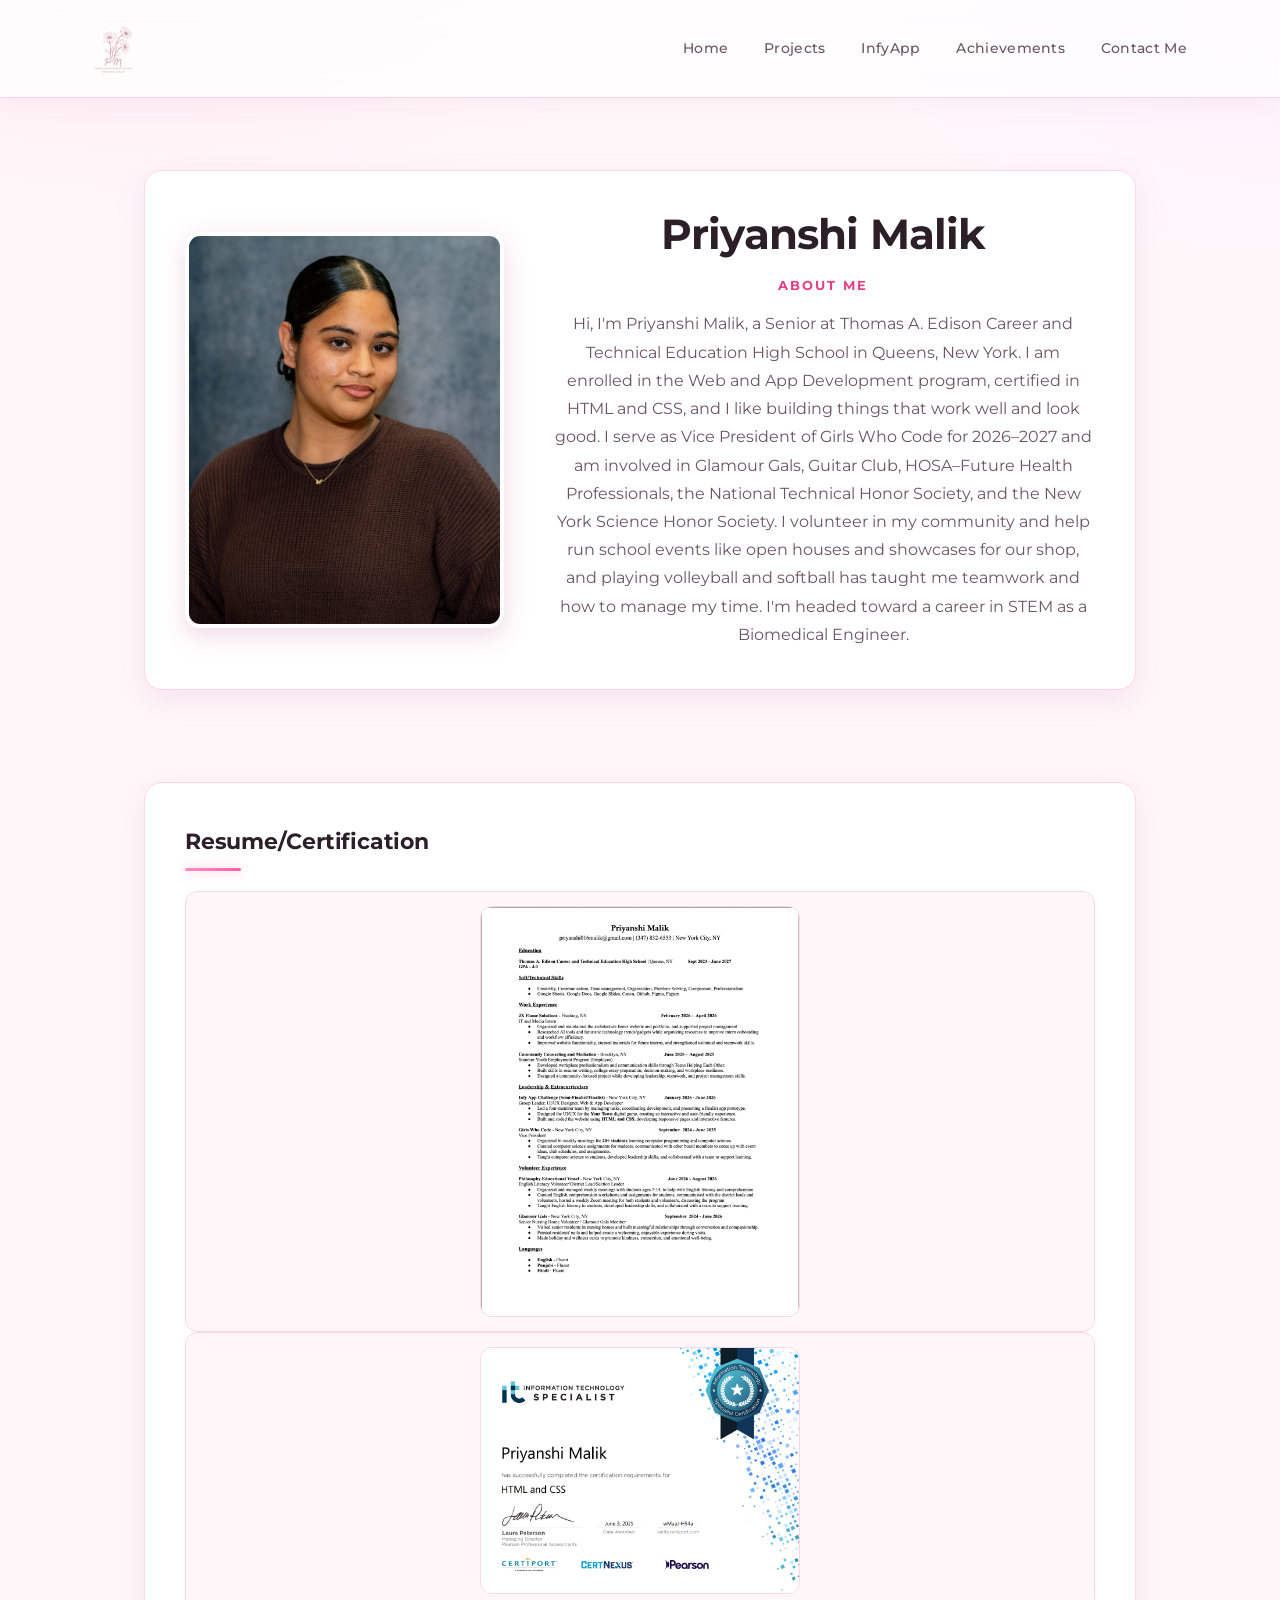
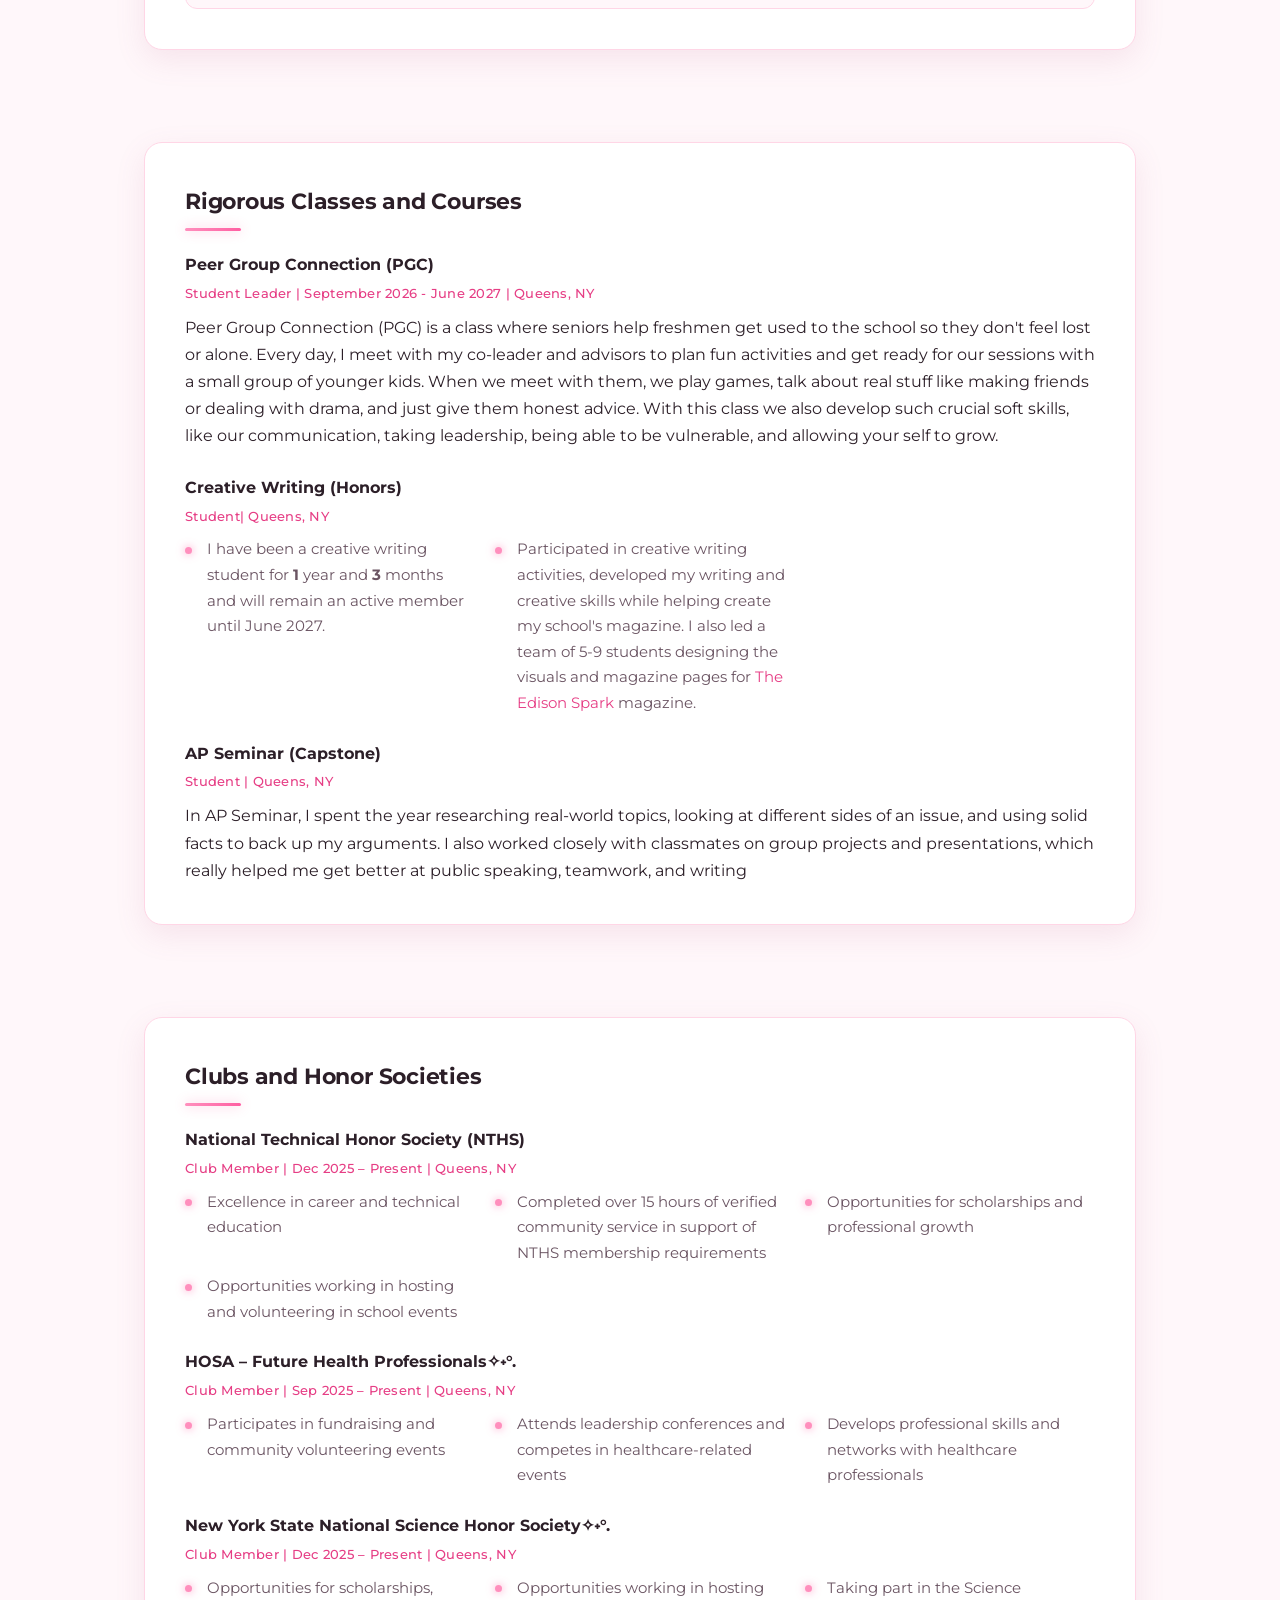
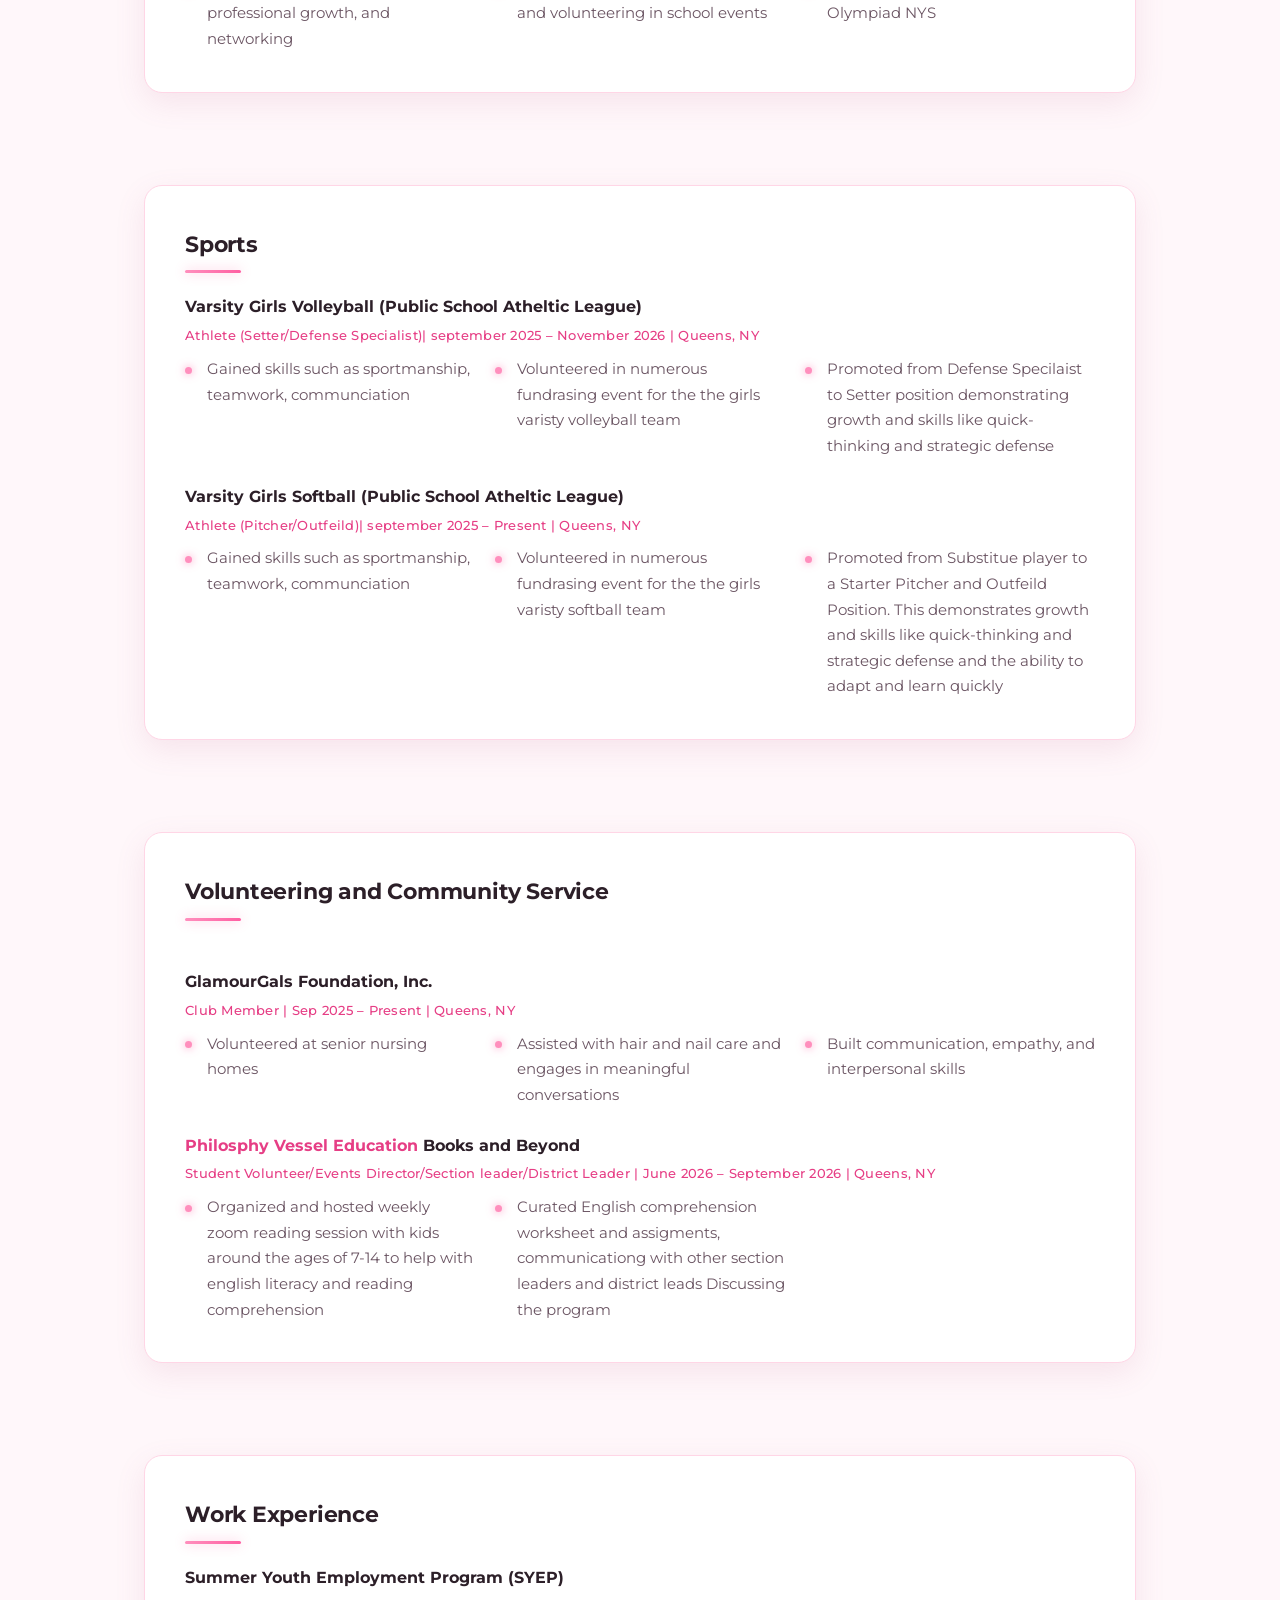
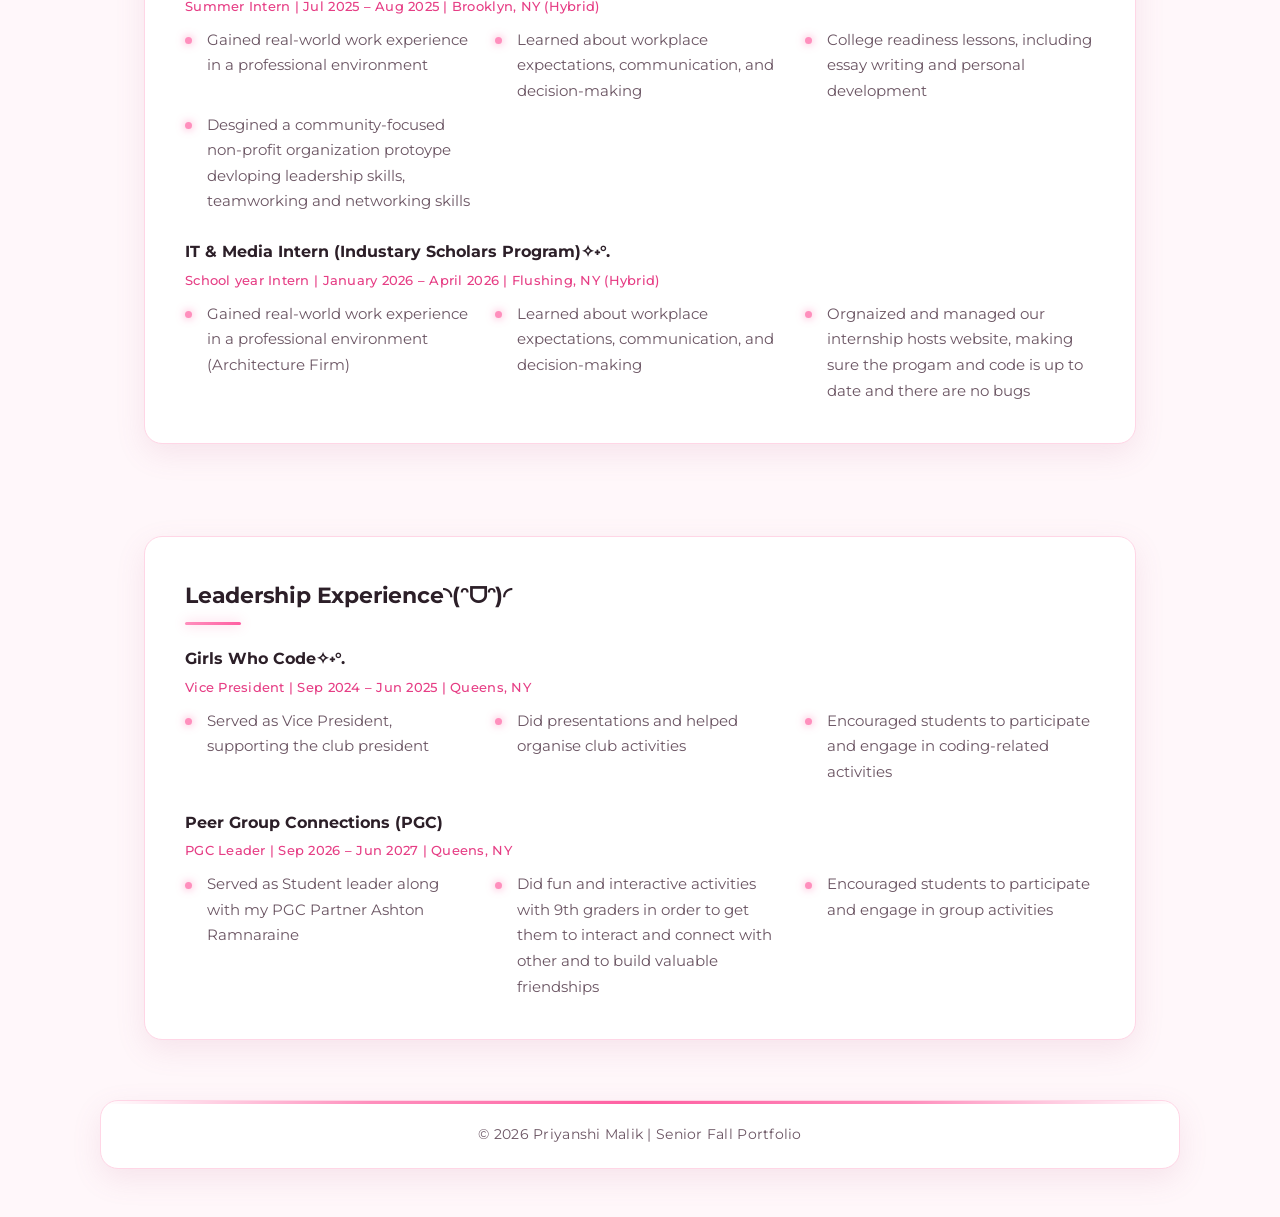
<file: index.html>
<!DOCTYPE html>
<html lang="en">
<head>
  <meta charset="UTF-8" />
  <meta name="viewport" content="width=device-width, initial-scale=1.0" />

  <!-- Update these (from Curator Guide) -->
  <meta name="description" content=" Junior Fall Portfolio for Priyanshi Malik" />
  <meta name="keywords" content= "portfolio, junior, projects, programming, web development" />
  <meta name="author" content="Priyanshi Malik" />

  <title>Priyanshi Malik | Senior Fall Portfolio</title>

  <!-- Main stylesheet -->
  <link rel="stylesheet" href="style.css" />

  <!-- Optional favicon (put your icon file in the same folder) -->
  <link rel="icon" type="image/x-icon" href="priyanshimaliklogo.png" />

  <!-- Optional fonts (only keep if your CSS uses them) -->
  <link rel="preconnect" href="https://fonts.googleapis.com" />
  <link rel="preconnect" href="https://fonts.gstatic.com" crossorigin />
  <link href="https://fonts.googleapis.com/css2?family=Montserrat:wght@300;400;700&display=swap" rel="stylesheet" />
</head>

<body>

  <!-- NAVBAR -->
  <header>
    <nav class="navbar">
      <div class="navbar-left">
        <!-- Replace logo.png with your own image file -->
        <img src="priyanshimaliklogo.png" alt=" Logo" />
      </div>

      <ul class="navbar-right">
        <li><a href="index.html">Home</a></li>
        <li><a href="projects.html">Projects</a></li>
        <li><a href="infyapp.html">InfyApp</a></li>
        <li><a href="achievements.html">Achievements</a></li>
        <li><a href="contact.html">Contact Me</a></li>
      </ul>
    </nav>
  </header>

  <!-- MAIN CONTENT -->
  <main class="home-card">

    <!-- ABOUT / BIO CARD -->
    <section class="resource-card">
      <div class="bio">
        <div class="bio-pic">
          <!-- Replace profile.jpg with your own image file -->
          <img src="EPPhotos-0060.jpg" alt=" My Photo" />
        </div>

        <div class="bio-text">
          <h1>Priyanshi Malik</h1>
          <h3>About Me</h3>
          <p>Hi, I'm Priyanshi Malik, a Senior at Thomas A. Edison Career and Technical Education High School in Queens, New York. I am enrolled in the Web and App Development program, certified in HTML and CSS, and I like building things that work well and look good. I serve as Vice President of Girls Who Code for 2026–2027 and am involved in Glamour Gals, Guitar Club, HOSA–Future Health Professionals, the National Technical Honor Society, and the New York Science Honor Society. I volunteer in my community and help run school events like open houses and showcases for our shop, and playing volleyball and softball has taught me teamwork and how to manage my time. I'm headed toward a career in STEM as a Biomedical Engineer.</p>
        </div>
      </div>
    </section>

    
        

  <section class="resource-card">
  <h2>Resume/Certification</h2>

  <a href="Priyanshi_Malik_Resume.png" target="_blank" rel="noopener">
    <div class="picture">
      <img class="picture-size"
           src="Priyanshi_Malik_Resume.png" 
           alt="Resume">
    </div>
  </a>

  <a href="HTMLANDCSSCERT.png" target="_blank" rel="noopener">
    <div class="picture">
      <img class="picture-size"
           src="HTMLANDCSSCERT.png"
           alt="Certification HTML/CSS">
    </div>
  </a>
</section>
    
    <section class="resource-card">
<h2>Rigorous Classes and Courses</h2>
    
    <h4>Peer Group Connection (PGC)</h4>
     <h5>Student Leader | September 2026 - June 2027 | Queens, NY</h5>
    
         <p> Peer Group Connection (PGC) is a class where seniors help freshmen get used to the school so they don't feel lost or alone. Every day, I meet with my co-leader and advisors to plan fun activities and get ready for our sessions with a small group of younger kids. When we meet with them, we play games, talk about real stuff like making friends or dealing with drama, and just give them honest advice. With this class we also develop such crucial soft skills, like our communication, taking leadership, being able to be vulnerable, and allowing your self to grow. </p>

          <h4>Creative Writing (Honors)</h4>
     <h5>Student| Queens, NY</h5>
        <ul>
          <li>I have been a creative writing student for <strong>1</strong> year and <strong>3</strong> months and will remain an active member until June 2027.</li>
          <li>Participated in creative writing activities, developed my writing and creative skills while helping create my school's magazine. I also led a team of 5-9 students designing the visuals and magazine pages for <a href="https://www.theedisonspark.com/">The Edison Spark</a> magazine.</li>
        </ul>
     <h4>AP Seminar (Capstone) </h4>
     <h5>Student | Queens, NY</h5>
        
          <p>In AP Seminar, I spent the year researching real-world topics, looking at different sides of an issue, and using solid facts to back up my arguments. I also worked closely with classmates on group projects and presentations, which really helped me get better at public speaking, teamwork, and writing<p>
        
   </section>

     <section class="resource-card">
     <h2>Clubs and Honor Societies</h2>

<h4>National Technical Honor Society (NTHS)</h4>
<h5>Club Member | Dec 2025 – Present | Queens, NY</h5>
<ul>
  <li>Excellence in career and technical education</li>
  <li>Completed over 15 hours of verified community service in support of NTHS membership requirements</li>
  <li>Opportunities for scholarships and professional growth</li>
  <li>Opportunities working in hosting and volunteering in school events</li>
</ul>

<h4>HOSA – Future Health Professionals✧˖°.</h4>
<h5>Club Member | Sep 2025 – Present | Queens, NY</h5>
<ul>
  <li>Participates in fundraising and community volunteering events</li>
  <li>Attends leadership conferences and competes in healthcare-related events</li>
  <li>Develops professional skills and networks with healthcare professionals</li>
</ul>

<h4>New York State National Science Honor Society✧˖°.</h4>
<h5>Club Member | Dec 2025 – Present | Queens, NY</h5>
<ul>
  <li>Opportunities for scholarships, professional growth, and networking</li>
  <li>Opportunities working in hosting and volunteering in school events</li>
  <li>Taking part in the Science Olympiad NYS</li>
</ul>
     </section>

  <section class="resource-card">
<h2>Sports</h2>   
<h4>Varsity Girls Volleyball (Public School Atheltic League)</h4>
<h5>Athlete (Setter/Defense Specialist)| september 2025 – November 2026 | Queens, NY</h5>
<ul>
  <li>Gained skills such as sportmanship, teamwork, communciation</li>
  <li>Volunteered in numerous fundrasing event for the the girls varisty volleyball team</li>
  <li>Promoted from Defense Specilaist to Setter position demonstrating growth and skills like quick-thinking and strategic defense</li>
</ul>
<h4>Varsity Girls Softball (Public School Atheltic League)</h4>
<h5>Athlete (Pitcher/Outfeild)| september 2025 – Present | Queens, NY</h5>
<ul>
  <li>Gained skills such as sportmanship, teamwork, communciation</li>
  <li>Volunteered in numerous fundrasing event for the the girls varisty softball team</li>
  <li>Promoted from Substitue player to a Starter Pitcher and Outfeild Position. This demonstrates growth and skills like quick-thinking and strategic defense and the ability to adapt and learn quickly</li>
</ul>       
  </section>
      <section class="resource-card">
<h2>Volunteering and Community Service</h2>
<br>
<h4>GlamourGals Foundation, Inc.</h4>
<h5>Club Member | Sep 2025 – Present | Queens, NY</h5>
<ul>
  <li>Volunteered at senior nursing homes</li>
  <li>Assisted with hair and nail care and engages in meaningful conversations</li>
  <li>Built communication, empathy, and interpersonal skills</li>
</ul>
    <h4><a href="https://www.philosophyvessel.org/">Philosphy Vessel Education</a> Books and Beyond</h4>
<h5><a href="https://www.philosophyvessel.org/our-crew">Student Volunteer/Events Director/Section leader/District Leader</a> | June 2026 – September 2026 | Queens, NY</h5>
<ul>
  <li>Organized and hosted weekly zoom reading session with kids around the ages of 7-14 to help with english literacy and reading comprehension</li>
  <li>Curated English comprehension worksheet and assigments, communicationg with other section leaders and district leads Discussing the program</li>
</ul>
      </section>
      <section class="resource-card">
<h2>Work Experience</h2>
<h4>Summer Youth Employment Program (SYEP)</h4>
<h5>Summer Intern | Jul 2025 – Aug 2025 | Brooklyn, NY (Hybrid)</h5>
<ul>
  <li>Gained real-world work experience in a professional environment</li>
  <li>Learned about workplace expectations, communication, and decision-making</li>
  <li>College readiness lessons, including essay writing and personal development</li>
  <li>Desgined a community-focused non-profit organization protoype devloping leadership skills, teamworking and networking skills</li>
</ul>

<h4>IT & Media Intern (Industary Scholars Program)✧˖°.</h4>
<h5>School year Intern | January 2026 – April 2026 | Flushing, NY (Hybrid)</h5>
<ul>
  <li>Gained real-world work experience in a professional environment (Architecture Firm)</li>
  <li>Learned about workplace expectations, communication, and decision-making</li>
  <li>Orgnaized and managed our internship hosts website, making sure the progam and code is up to date and there are no bugs</li>
</ul>
      </section>
      <section class="resource-card">
<h2>Leadership Experience◝(ᵔᗜᵔ)◜</h2>

<h4>Girls Who Code✧˖°.</h4>
<h5>Vice President | Sep 2024 – Jun 2025 | Queens, NY</h5>
<ul>
  <li>Served as Vice President, supporting the club president</li>
  <li>Did presentations and helped organise club activities</li>
  <li>Encouraged students to participate and engage in coding-related activities</li>
</ul>

<h4>Peer Group Connections (PGC)</h4>
<h5>PGC Leader | Sep 2026 – Jun 2027 | Queens, NY</h5>
<ul>
  <li>Served as Student leader along with my PGC Partner Ashton Ramnaraine</li>
  <li>Did fun and interactive activities with 9th graders in order to get them to interact and connect with other and to build valuable friendships</li>
  <li>Encouraged students to participate and engage in group activities</li>
</ul>

    </section>


  </main>

  <!-- FOOTER -->
  <footer class="resource-card">
    <p>© <span id="year"></span> Priyanshi Malik | Senior Fall Portfolio</p>
  </footer>

  <script>
    // Auto-updates the year in the footer
    document.getElementById("year").textContent = new Date().getFullYear();
  </script>

</body>
</html>
</file>
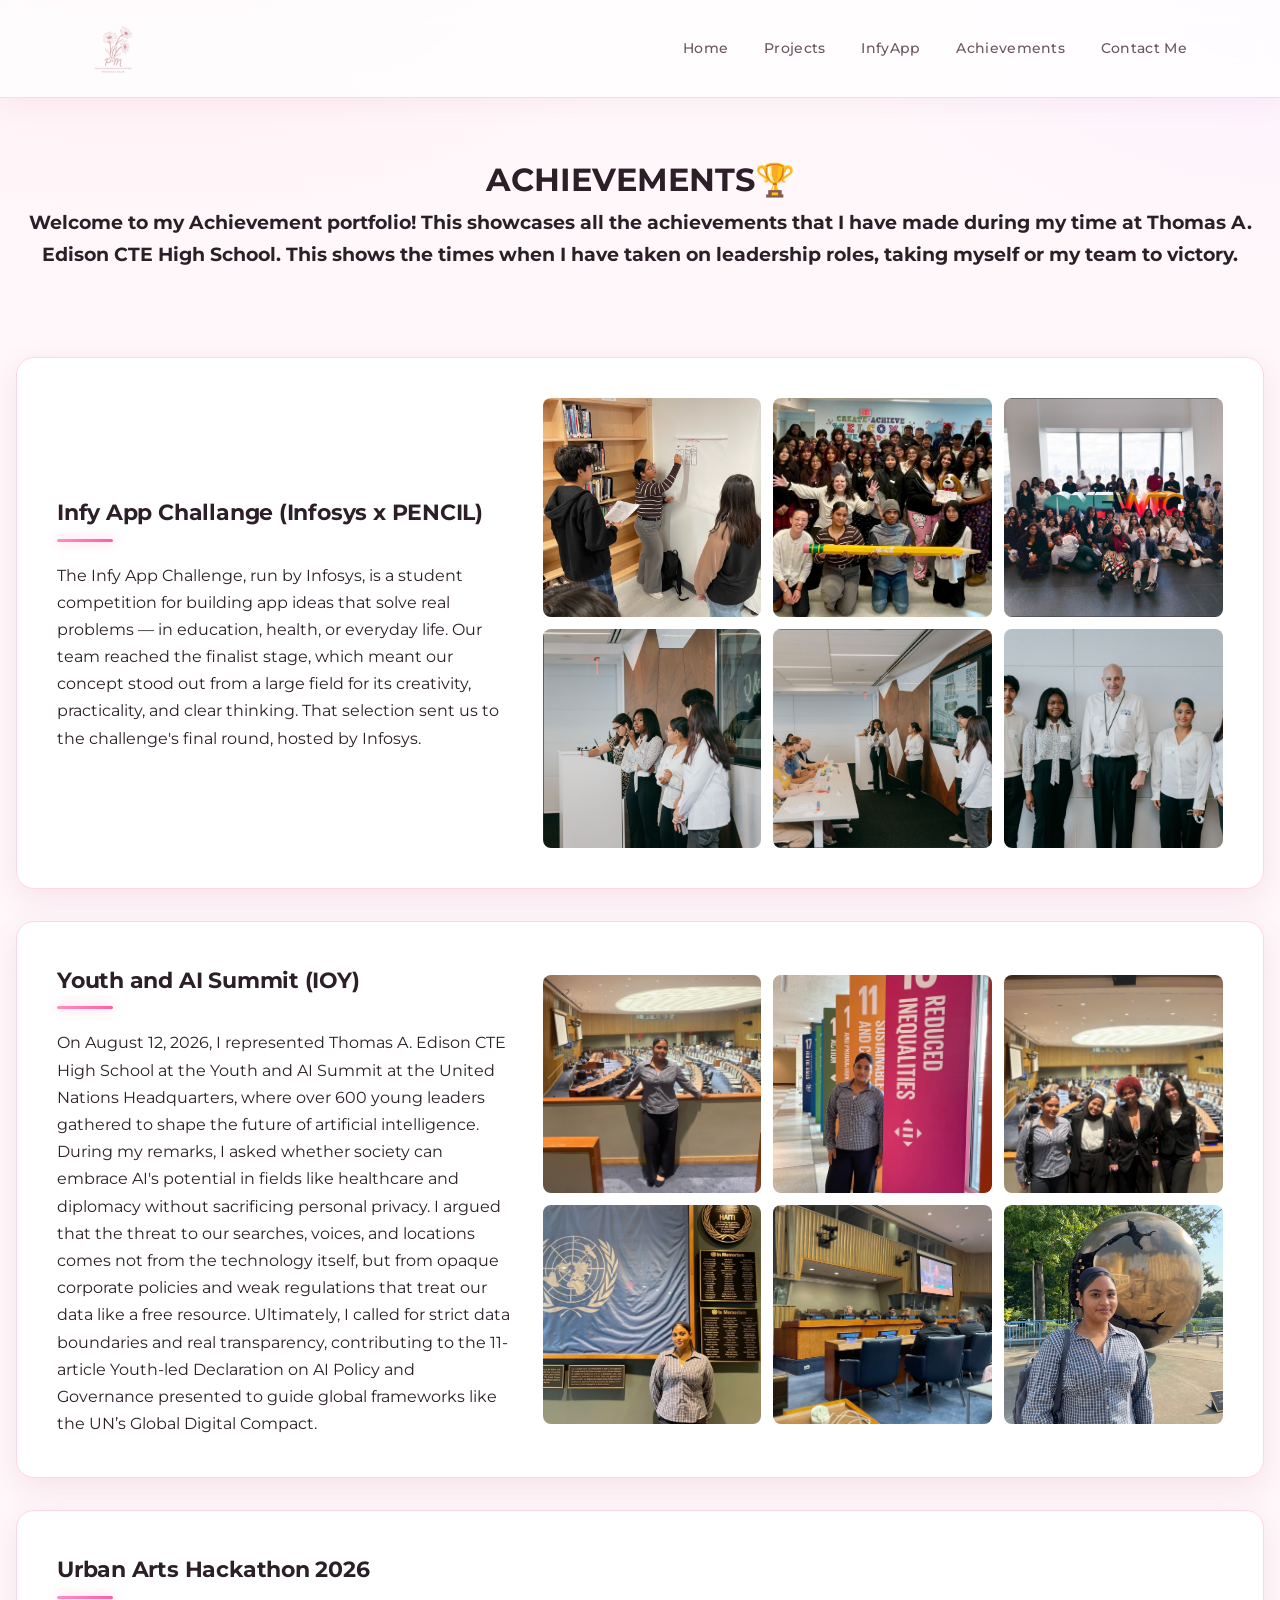
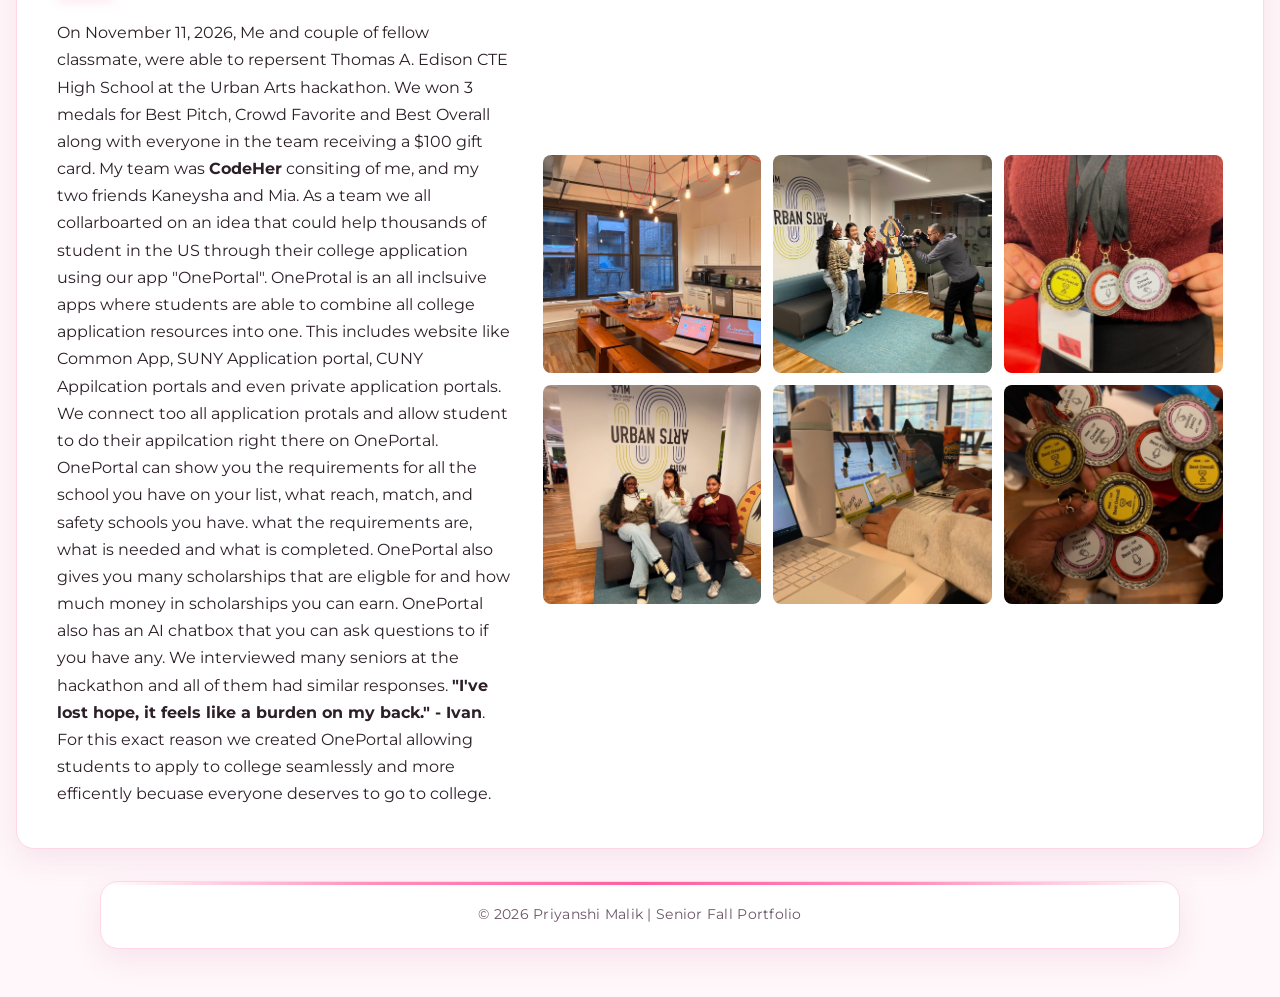
<file: achievements.html>
<!DOCTYPE html>
<html lang="en">
<head>
   <meta charset="UTF-8" />
  <meta name="viewport" content="width=device-width, initial-scale=1.0" />

  <!-- Update these (from Curator Guide) -->
  <meta name="description" content=" Junior Fall Portfolio for Priyanshi Malik" />
  <meta name="keywords" content= "portfolio, junior, projects, programming, web development" />
  <meta name="author" content="Priyanshi Malik" />

  <title>Priyanshi Malik | Senior Fall Portfolio</title>

  <!-- Main stylesheet -->
  <link rel="stylesheet" href="style.css" />

  <!-- Optional favicon (put your icon file in the same folder) -->
  <link rel="icon" type="image/x-icon" href="priyanshimaliklogo.png" />

  <!-- Optional fonts (only keep if your CSS uses them) -->
  <link rel="preconnect" href="https://fonts.googleapis.com" />
  <link rel="preconnect" href="https://fonts.gstatic.com" crossorigin />
  <link href="https://fonts.googleapis.com/css2?family=Montserrat:wght@300;400;700&display=swap" rel="stylesheet" />
</head>
<body>
  <!-- NAVBAR -->
  <header>
    <nav class="navbar">
      <div class="navbar-left">
        <!-- Replace logo.png with your own image file -->
        <img src="priyanshimaliklogo.png" alt=" Logo" />
      </div>

      <ul class="navbar-right">
        <li><a href="index.html">Home</a></li>
        <li><a href="projects.html">Projects</a></li>
        <li><a href="infyapp.html">InfyApp</a></li>
        <li><a href="achievements.html">Achievements</a></li>
         <li><a href="contact.html">Contact Me</a></li>
      </ul>
    </nav>
  </header>
<br>
   <br>
    <center>  
    <h1>ACHIEVEMENTS🏆</h1>
    <h3>Welcome to my Achievement portfolio! This showcases all the achievements that I have made during my time at Thomas A. Edison CTE High School. This shows the times when I have taken on leadership roles, taking myself or my team to victory.</h3>
</center>
   <br>
   <br>
      <section class="resource-card event-section">
  <div class="event-text">
    <h2>Infy App Challange (Infosys x PENCIL)</h2>
    <p>
      The Infy App Challenge, run by Infosys, is a student competition for building app ideas that solve real problems — in education, health, or everyday life.

Our team reached the finalist stage, which meant our concept stood out from a large field for its creativity, practicality, and clear thinking. That selection sent us to the challenge's final round, hosted by Infosys.
    </p>
  </div>

  <div class="event-gallery">
    <a href="Bootcamp.png" target="_blank" rel="noopener">
      <img src="Bootcamp.png" alt="Bootcamp Photo">
    </a>
    <a href="Bootcamp2.jpeg" target="_blank" rel="noopener">
      <img src="Bootcamp2.jpeg" alt="Bootcamp Photo">
    </a>
    <a href="Infyappclass.png" target="_blank" rel="noopener">
      <img src="Infyappclass.png" alt="Infy app Class Photo">
    </a>
    <a href="Presenting.png" target="_blank" rel="noopener">
      <img src="Presenting.png" alt="Presentaion">
    </a>
    <a href="Presenting2.png" target="_blank" rel="noopener">
      <img src="Presenting2.png" alt="Presenting">
    </a>
    <a href="Teamphoto.png" target="_blank" rel="noopener">
      <img src="Teamphoto.png" alt="Team Photo">
    </a>
  </div>
</section>

  <section class="resource-card event-section">
  <div class="event-text">
    <h2>Youth and AI Summit (IOY) </h2>
    <p>
     On August 12, 2026, I represented Thomas A. Edison CTE High School at the Youth and AI Summit at the United Nations Headquarters, where over 600 young leaders gathered to shape the future of artificial intelligence. During my remarks, I asked whether society can embrace AI's potential in fields like healthcare and diplomacy without sacrificing personal privacy. I argued that the threat to our searches, voices, and locations comes not from the technology itself, but from opaque corporate policies and weak regulations that treat our data like a free resource. Ultimately, I called for strict data boundaries and real transparency, contributing to the 11-article Youth-led Declaration on AI Policy and Governance presented to guide global frameworks like the UN’s Global Digital Compact.
    </p>
  </div>

  <div class="event-gallery">
    <a href="MUN1.png" target="_blank" rel="noopener">
      <img src="MUN1.png" alt="Bootcamp Photo">
    </a>
    <a href="MUN2.png" target="_blank" rel="noopener">
      <img src="MUN2.png" alt="Bootcamp Photo">
    </a>
    <a href="MUN3.png" target="_blank" rel="noopener">
      <img src="MUN3.png" alt="Infy app Class Photo">
    </a>
    <a href="MUN4.png" target="_blank" rel="noopener">
      <img src="MUN4.png" alt="Presentaion">
    </a>
    <a href="MUN5.png" target="_blank" rel="noopener">
      <img src="MUN5.png" alt="Presenting">
    </a>
    <a href="MUN6.jpeg" target="_blank" rel="noopener">
      <img src="MUN6.jpeg" alt="Team Photo">
    </a>
  </div>
</section>
  <section class="resource-card event-section">
  <div class="event-text">
    <h2>Urban Arts Hackathon 2026</h2>
    <p>
     On November 11, 2026, Me and couple of fellow classmate, were able to repersent Thomas A. Edison CTE High School at the Urban Arts hackathon. We won 3 medals for Best Pitch, Crowd Favorite and Best Overall along with everyone in the team receiving a $100 gift card. My team was <strong>CodeHer</strong> consiting of me, and my two friends Kaneysha and Mia. As a team we all collarboarted on an idea that could help thousands of student in the US through their college application using our app "OnePortal". OneProtal is an all inclsuive apps where students are able to combine all college application resources into one. This includes website like Common App, SUNY Application portal, CUNY Appilcation portals and even private application portals. We connect too all application protals and allow student to do their appilcation right there on OnePortal. OnePortal can show you the requirements for all the school you have on your list, what reach, match, and safety schools you have. what the requirements are, what is needed and what is completed. OnePortal also gives you many scholarships that are eligble for and how much money in scholarships you can earn. OnePortal also has an AI chatbox that you can ask questions to if you have any. We interviewed many seniors at the hackathon and all of them had similar responses. <strong>"I've lost hope, it feels like a burden on my back." - Ivan</strong>. For this exact reason we created OnePortal allowing students to apply to college seamlessly and more efficently becuase everyone deserves to go to college.  
    </p>
  </div>

  <div class="event-gallery">
    <a href="UAH1.png" target="_blank" rel="noopener">
      <img src="UAH1.png" alt="Bootcamp Photo">
    </a>
    <a href="UAH2.png" target="_blank" rel="noopener">
      <img src="UAH2.png" alt="Bootcamp Photo">
    </a>
    <a href="UAH3.png" target="_blank" rel="noopener">
      <img src="UAH3.png" alt="Infy app Class Photo">
    </a>
    <a href="UAH4.png" target="_blank" rel="noopener">
      <img src="UAH4.png" alt="Presentaion">
    </a>
    <a href="UAH5.png" target="_blank" rel="noopener">
      <img src="UAH5.png" alt="Presenting">
    </a>
    <a href="UAH6.png" target="_blank" rel="noopener">
      <img src="UAH6.png" alt="Team Photo">
    </a>
  </div>
</section>


<!-- FOOTER -->
  <footer class="resource-card">
    <p>© <span id="year"></span> Priyanshi Malik | Senior Fall Portfolio</p>
  </footer>

  <script>
    // Auto-updates the year in the footer
    document.getElementById("year").textContent = new Date().getFullYear();
  </script>

</body>
</html>
</file>
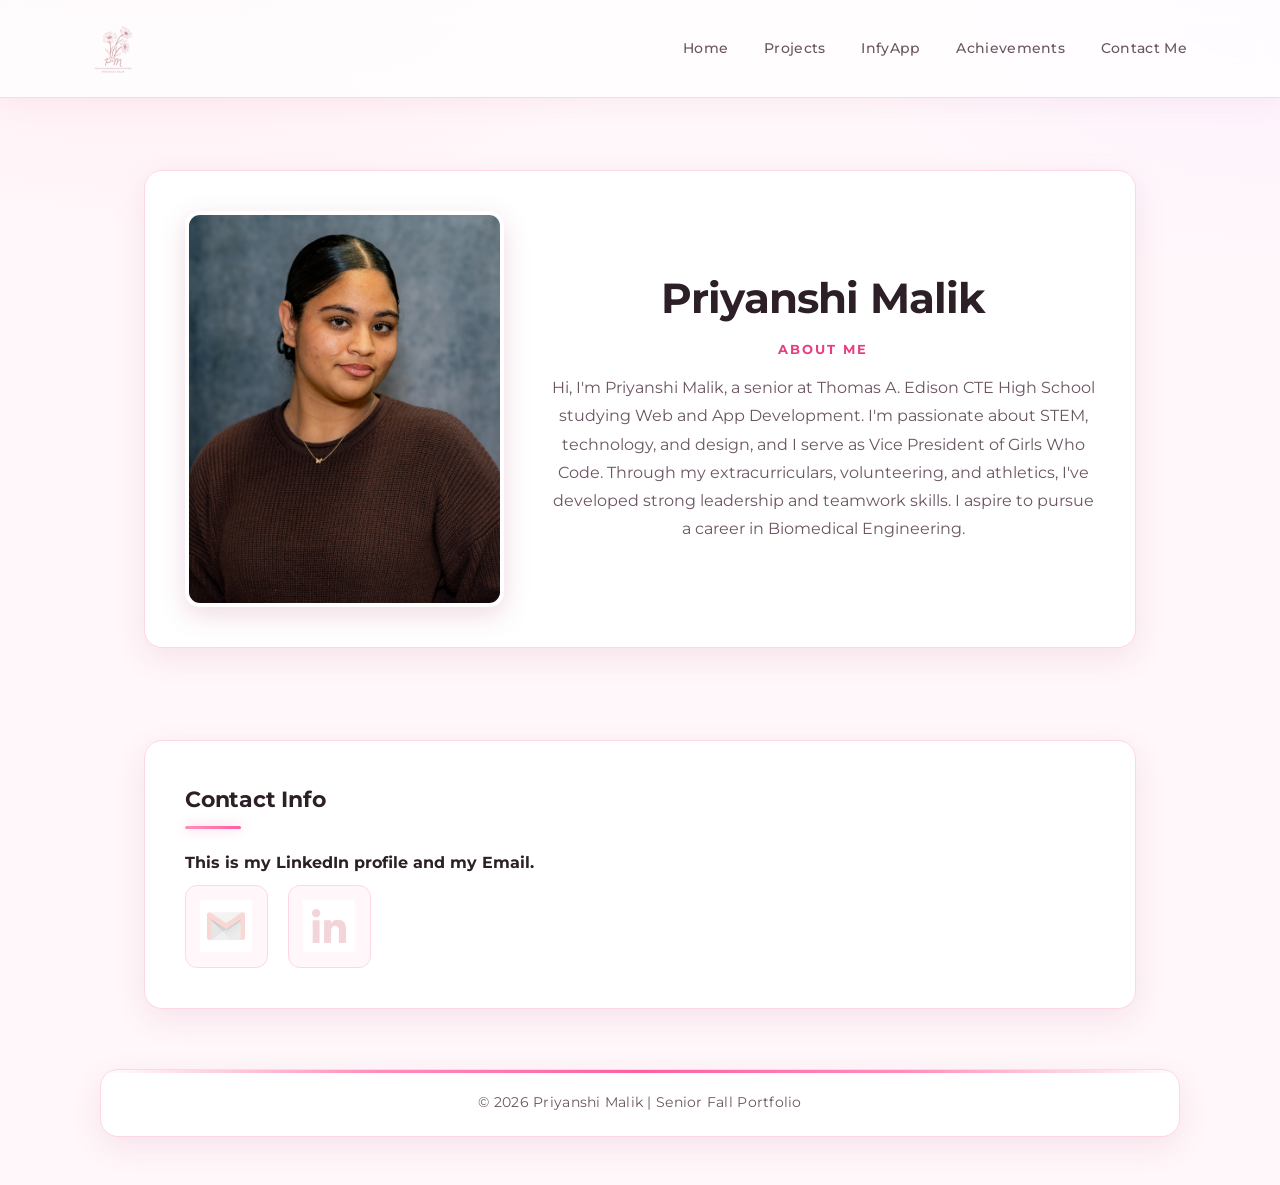
<file: contact.html>
<!DOCTYPE html>
<html lang="en">
<head>
  <meta charset="UTF-8" />
  <meta name="viewport" content="width=device-width, initial-scale=1.0" />

  <!-- Update these (from Curator Guide) -->
  <meta name="description" content=" Junior Fall Portfolio for Priyanshi Malik" />
  <meta name="keywords" content= "portfolio, junior, projects, programming, web development" />
  <meta name="author" content="Priyanshi Malik" />

  <title>Priyanshi Malik | Senior Fall Portfolio</title>

  <!-- Main stylesheet -->
  <link rel="stylesheet" href="style.css" />

  <!-- Optional favicon (put your icon file in the same folder) -->
  <link rel="icon" type="image/x-icon" href="priyanshimaliklogo.png" />

  <!-- Optional fonts (only keep if your CSS uses them) -->
  <link rel="preconnect" href="https://fonts.googleapis.com" />
  <link rel="preconnect" href="https://fonts.gstatic.com" crossorigin />
  <link href="https://fonts.googleapis.com/css2?family=Montserrat:wght@300;400;700&display=swap" rel="stylesheet" />
</head>

<body>

  <!-- NAVBAR -->
  <header>
    <nav class="navbar">
      <div class="navbar-left">
        <!-- Replace logo.png with your own image file -->
        <img src="priyanshimaliklogo.png" alt=" Logo" />
      </div>

      <ul class="navbar-right">
        <li><a href="index.html">Home</a></li>
        <li><a href="projects.html">Projects</a></li>
        <li><a href="infyapp.html">InfyApp</a></li>
        <li><a href="achievements.html">Achievements</a></li>
        <li><a href="contact.html">Contact Me</a></li>
      </ul>
    </nav>
  </header>

  <!-- MAIN CONTENT -->
  <main class="home-card">

    <!-- ABOUT / BIO CARD -->
    <section class="resource-card">
      <div class="bio">
        <div class="bio-pic">
          <!-- Replace profile.jpg with your own image file -->
          <img src="EPPhotos-0060.jpg" alt=" My Photo" />
        </div>

        <div class="bio-text">
          <h1>Priyanshi Malik</h1>
          <h3>About Me</h3>
          <p>Hi, I'm Priyanshi Malik, a senior at Thomas A. Edison CTE High School studying Web and App Development. I'm passionate about STEM, technology, and design, and I serve as Vice President of Girls Who Code. Through my extracurriculars, volunteering, and athletics, I've developed strong leadership and teamwork skills. I aspire to pursue a career in Biomedical Engineering.
        </div>
      </div>
    </section>

    <!-- QUICK LINKS CARD (optional) -->
    <section class="resource-card">
      <h2>Contact Info</h2>
      <h4>This is my LinkedIn profile and my Email. </h4>

      <div class="skill-images">
        <!-- Email-->
        <a href="mailto:priyanshim@nycstudents.net" target="_blank" rel="noopener">
          <div class="picture">
            <img class="link-pic" src="pinkemaillogo.png" alt="Email" />
          </div>
        </a>

        <!--linked in-->
        <a href="https://www.linkedin.com/in/priyanshi-malik-33b584397/" target="_blank" rel="noopener">
          <div class="picture">
            <img class="link-pic" src="linkedinpink.png" alt="LinkedIn" />
          </div>
        </a>
      </div>
    </section> 



  </main>

  <!-- FOOTER -->
  <footer class="resource-card">
    <p>© <span id="year"></span> Priyanshi Malik | Senior Fall Portfolio</p>
  </footer>

  <script>
    // Auto-updates the year in the footer
    document.getElementById("year").textContent = new Date().getFullYear();
  </script>

</body>
</html>
</file>
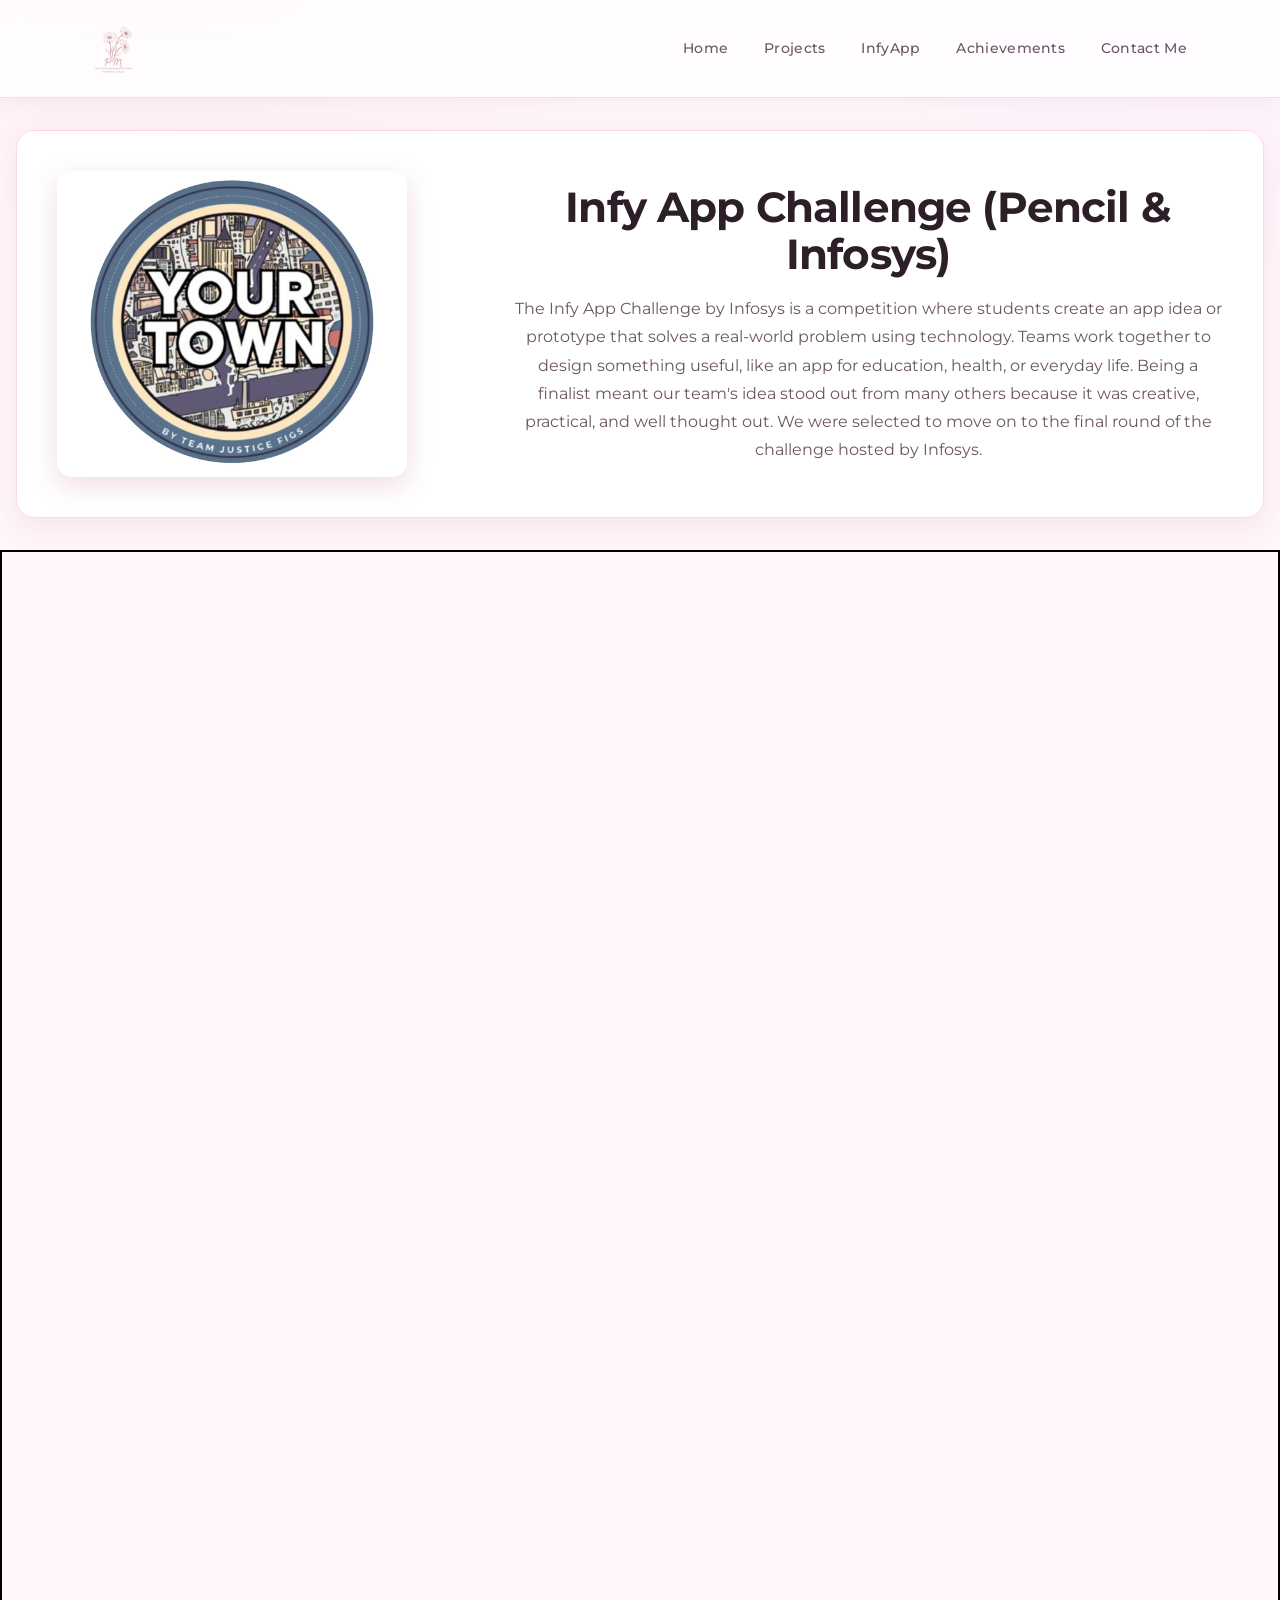
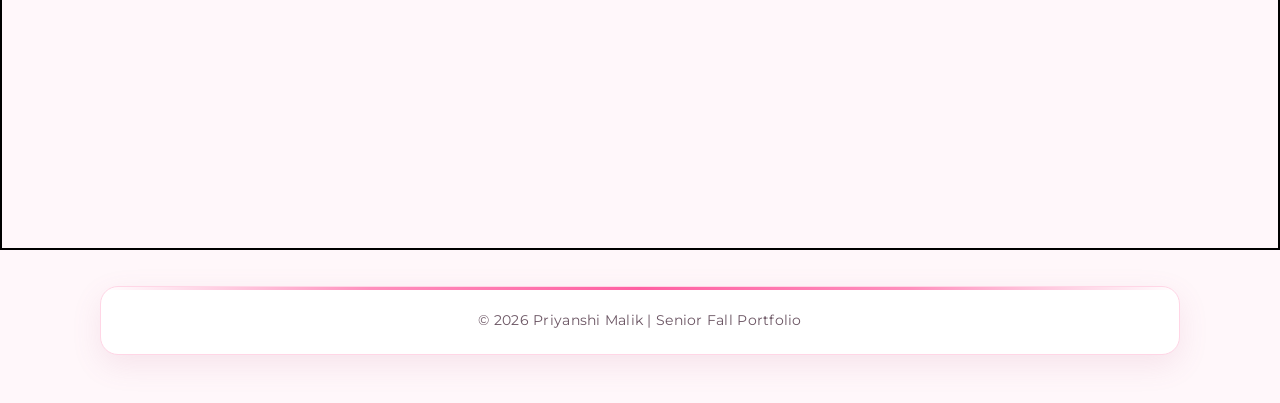
<file: infyapp.html>
<!DOCTYPE html>
<html lang="en">
<head>
  <meta charset="UTF-8" />
  <meta name="viewport" content="width=device-width, initial-scale=1.0" />

  <!-- Update these (from Curator Guide) -->
  <meta name="description" content=" Junior Fall Portfolio for Priyanshi Malik" />
  <meta name="keywords" content="portfolio, junior, projects, programming, web development" />
  <meta name="author" content="Priyanshi Malik" />

  <title>Priyanshi Malik | Junior Fall Portfolio</title>

  <!-- Main stylesheet -->
  <link rel="stylesheet" href="style.css" />

  <!-- Optional favicon -->
  <link rel="icon" type="image/x-icon" href="priyanshimaliklogo.png" />

  <!-- Fonts -->
  <link rel="preconnect" href="https://fonts.googleapis.com" />
  <link rel="preconnect" href="https://fonts.gstatic.com" crossorigin />
  <link href="https://fonts.googleapis.com/css2?family=Montserrat:wght@300;400;700&display=swap" rel="stylesheet" />
</head>

<body>
  <!-- NAVBAR -->
  <header>
    <nav class="navbar">
      <div class="navbar-left">
        <img src="priyanshimaliklogo.png" alt="Logo" />
      </div>

      <ul class="navbar-right">
        <li><a href="index.html">Home</a></li>
        <li><a href="projects.html">Projects</a></li>
        <li><a href="infyapp.html">InfyApp</a></li>
           <li><a href="achievements.html">Achievements</a></li>
        <li><a href="contact.html">Contact Me</a></li>
      </ul>
    </nav>
  </header>


<section class="resource-card">
  <div class="bio">

    <div class="bio-pic">
      <img src="Untitled design.png" alt="Your Town Logo">
    </div>

    <div class="bio-text">
      <h1>Infy App Challenge (Pencil & Infosys)</h1>

      <p>
        The Infy App Challenge by Infosys is a competition where students
        create an app idea or prototype that solves a real-world problem
        using technology. Teams work together to design something useful,
        like an app for education, health, or everyday life.

        Being a finalist meant our team's idea stood out from many others
        because it was creative, practical, and well thought out. We were
        selected to move on to the final round of the challenge hosted by Infosys.
      </p>
    </div>

  </div>
</section>

  <iframe src="https://priyanshim16.github.io/TeamJusticeFigs_InfyAppChallange2026/" width="100%" height="1300" style="border:2px solid black;">
</iframe>

  <!-- FOOTER -->
  <footer class="resource-card">
    <p>© <span id="year"></span> Priyanshi Malik | Senior Fall Portfolio</p>
  </footer>

  <script>
    // Auto-updates the year in the footer
    document.getElementById("year").textContent = new Date().getFullYear();
  </script>
</body>
</html>
</file>
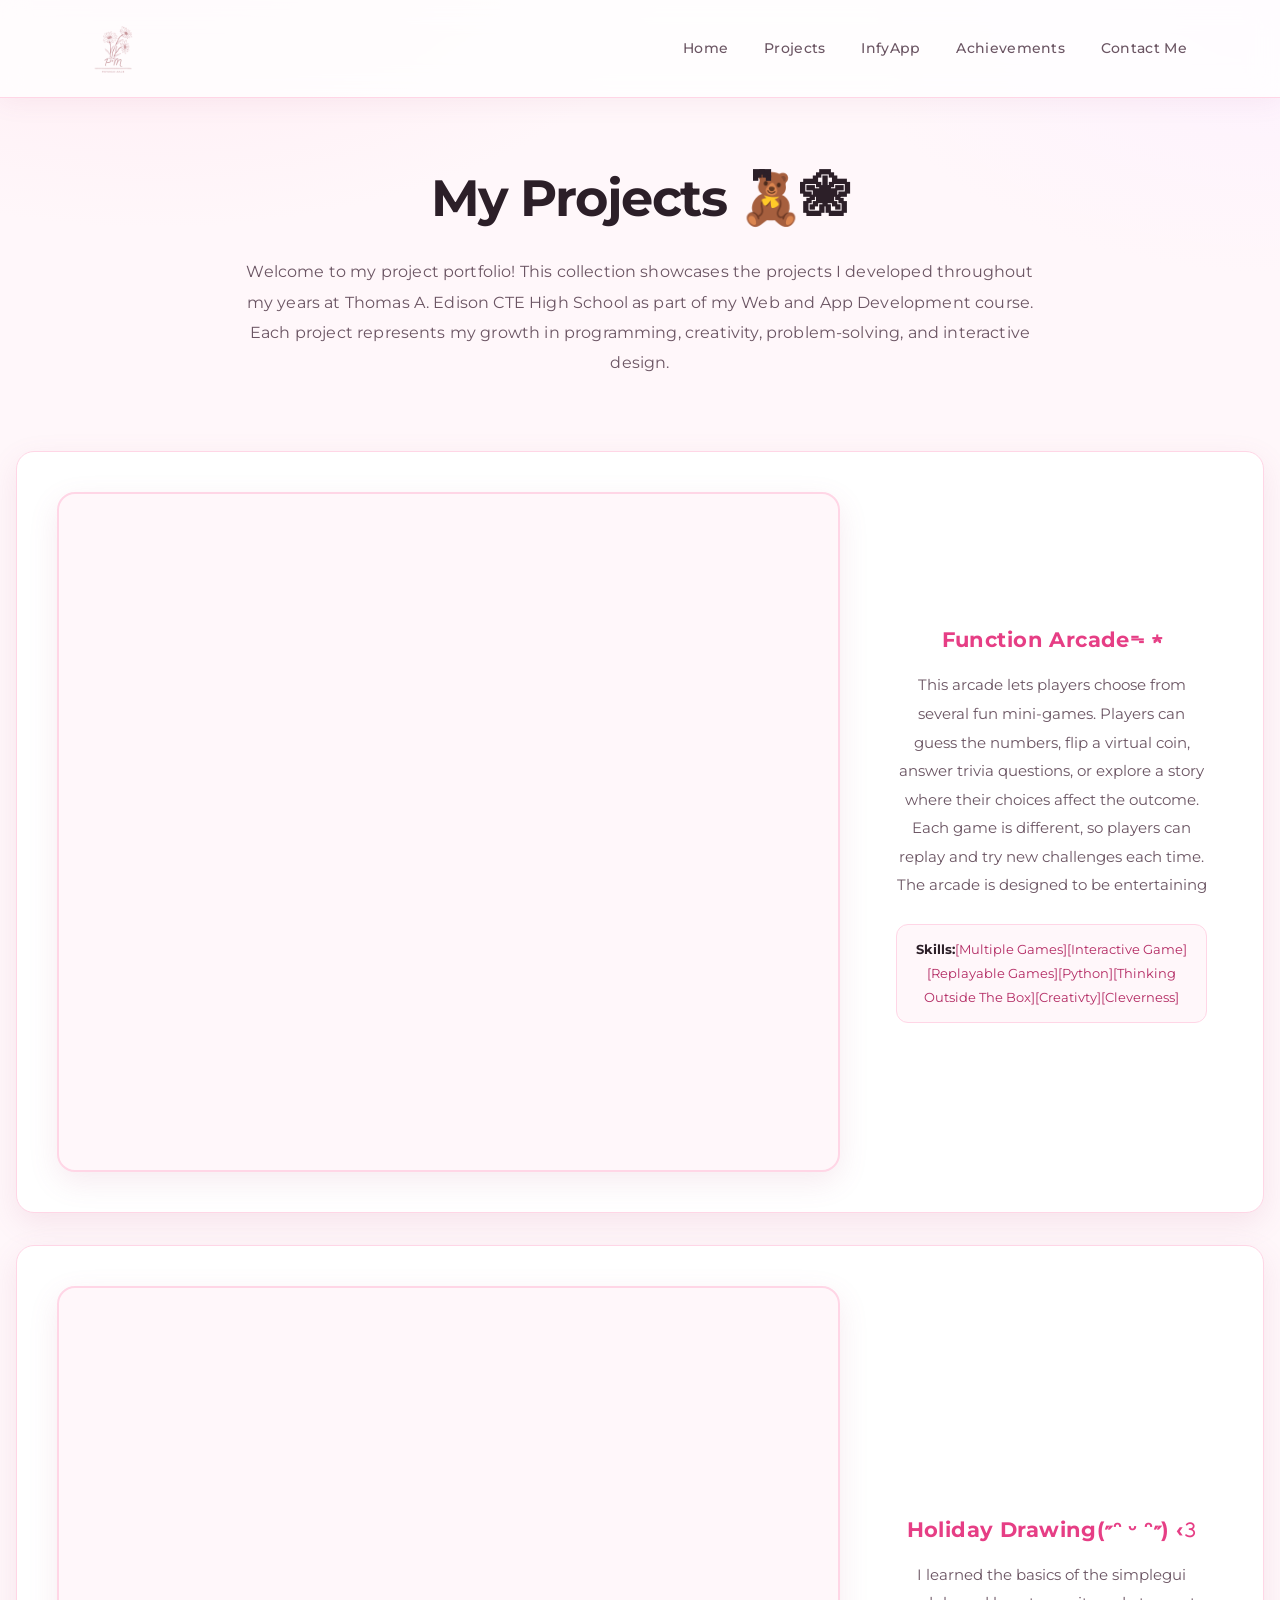
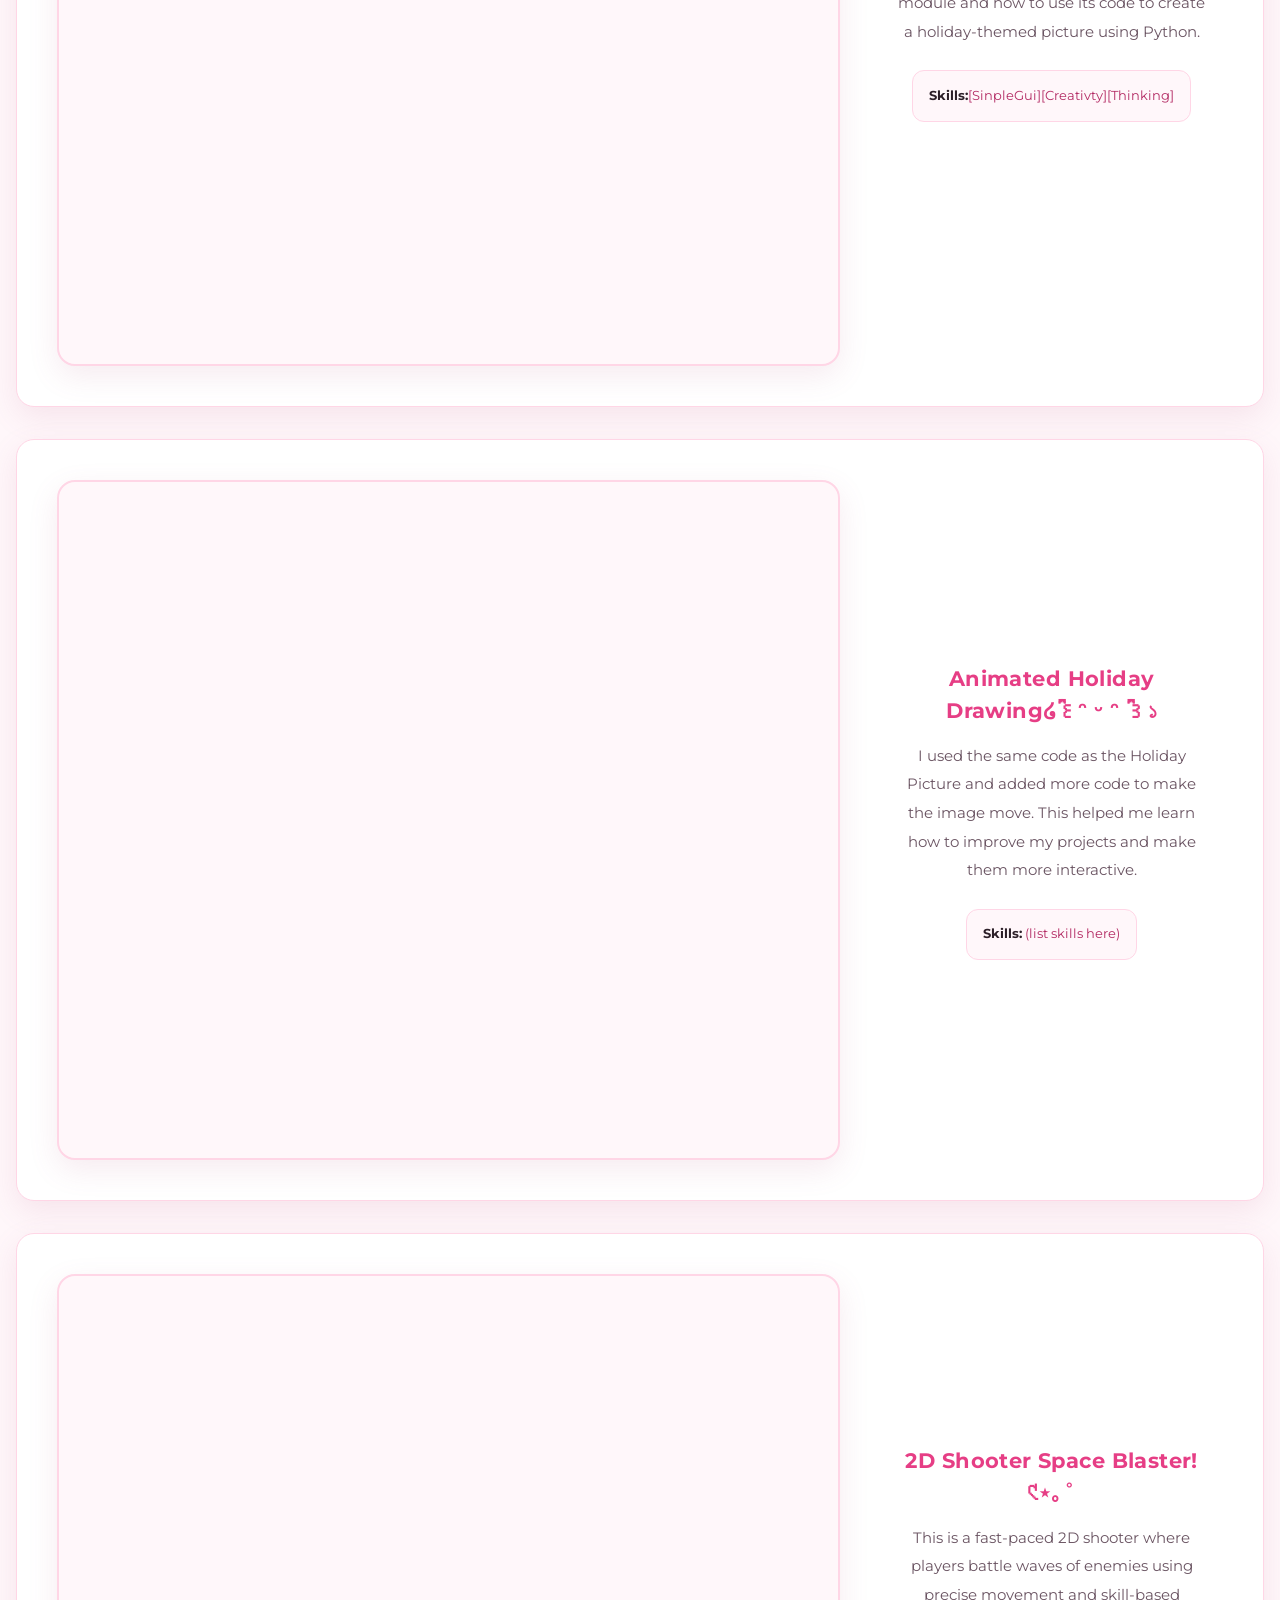
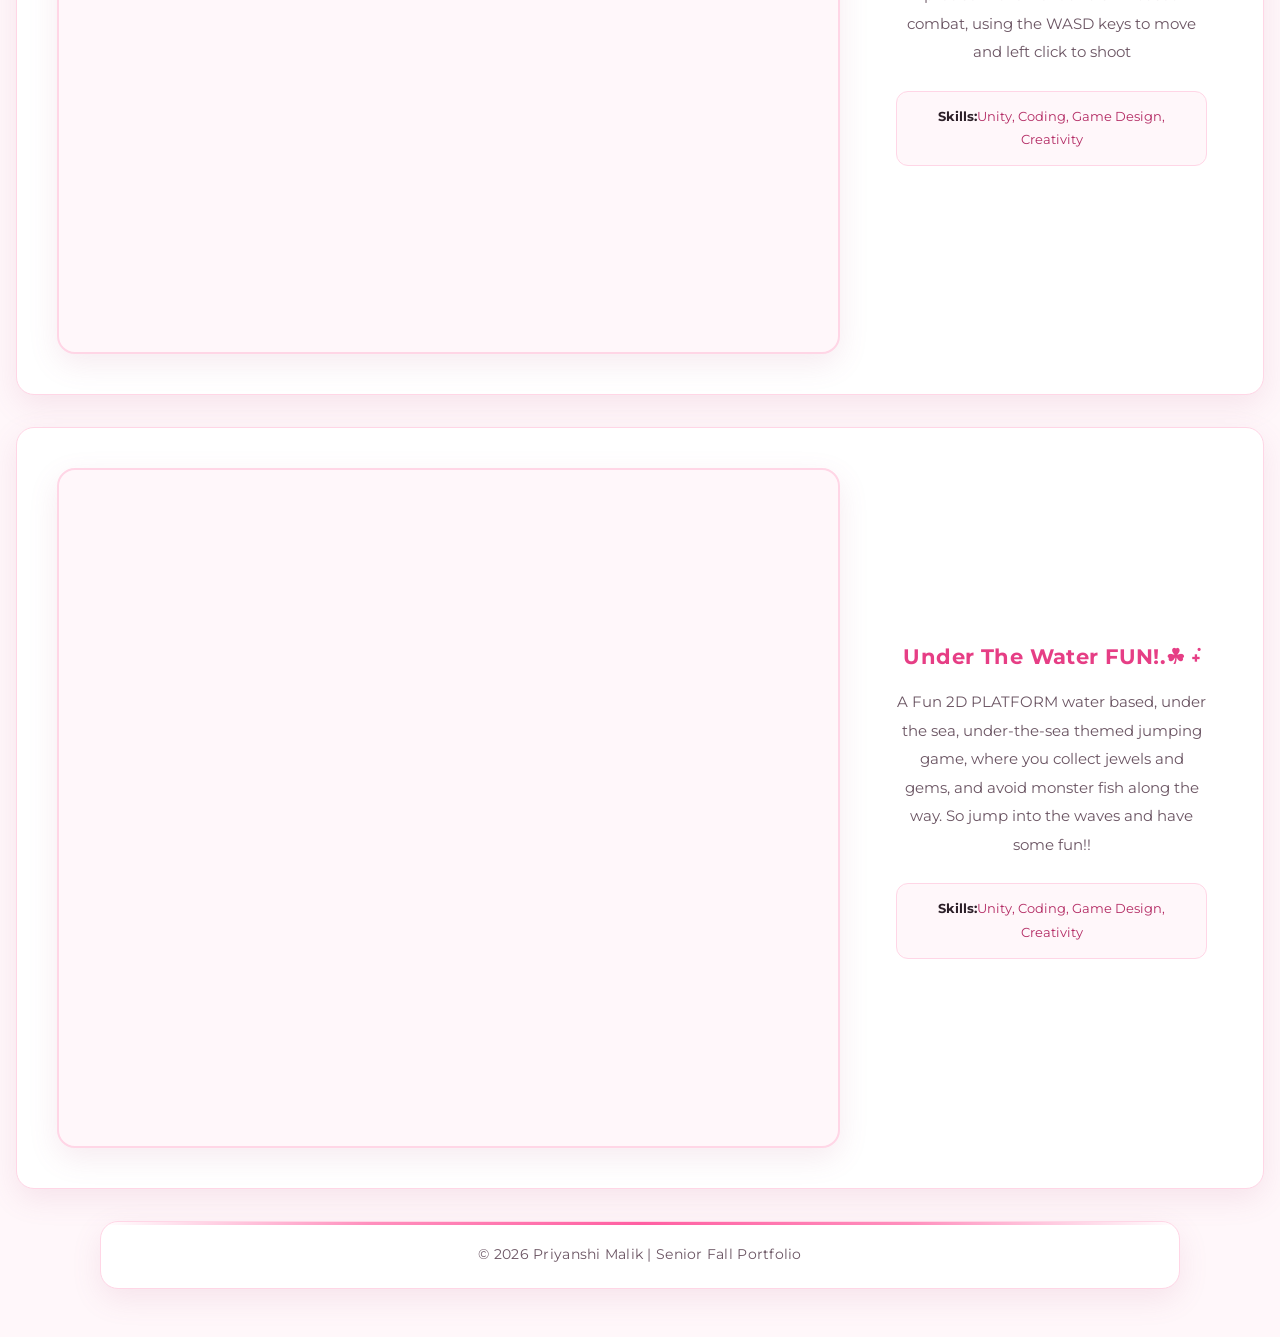
<file: projects.html>
<!DOCTYPE html>
<html>
<head>
  <meta charset="UTF-8" />
  <meta name="viewport" content="width=device-width, initial-scale=1.0" />

  <!-- Update these (from Curator Guide) -->
  <meta name="description" content=" Junior Fall Portfolio for Priyanshi Malik" />
  <meta name="keywords" content= "portfolio, junior, projects, programming, web development" />
  <meta name="author" content="Priyanshi Malik" />

  <title>Priyanshi Malik | Junior Fall Portfolio</title>

  <!-- Main stylesheet -->
  <link rel="stylesheet" href="style.css" />

  <!-- Optional favicon (put your icon file in the same folder) -->
  <link rel="icon" type="image/x-icon" href="priyanshimaliklogo.png" />

  <!-- Optional fonts (only keep if your CSS uses them) -->
  <link rel="preconnect" href="https://fonts.googleapis.com" />
  <link rel="preconnect" href="https://fonts.gstatic.com" crossorigin />
  <link href="https://fonts.googleapis.com/css2?family=Montserrat:wght@300;400;700&display=swap" rel="stylesheet" />
</head>
<body>
  <!-- NAVBAR -->
  <header>
    <nav class="navbar">
      <div class="navbar-left">
        <!-- Replace logo.png with your own image file -->
        <img src="priyanshimaliklogo.png" alt=" Logo" />
      </div>

      <ul class="navbar-right">
        <li><a href="index.html">Home</a></li>
        <li><a href="projects.html">Projects</a></li>
        <li><a href="infyapp.html">InfyApp</a></li>
           <li><a href="achievements.html">Achievements</a></li>
         <li><a href="contact.html">Contact Me</a></li>
      </ul>
    </nav>
  </header>
    <!-- Your visible content goes here -->
 
<div class="page_heading">
    <h1>My Projects 🧸ྀི❀</h1>

    <h3>
        Welcome to my project portfolio! This collection
        showcases the projects I developed throughout my
        years at Thomas A. Edison CTE High School
        as part of my Web and App Development course.
        Each project represents my growth in programming,
        creativity, problem-solving, and interactive design.
    </h3>
</div>

   <!-- PROJECT 1 -->
    <section class="resource-card">
      <div class="project">
        <iframe src="https://py3.codeskulptor.org/#user310_3SVQnhm6g71TFKD.py" title="Functions Arcade"></iframe>

        <div class="reflection">
          <h3>Function Arcadeᯓ★</h3>
          <p>This arcade lets players choose from several fun mini-games. Players can guess the numbers, flip a virtual coin, answer trivia questions, or explore a story where their choices affect the outcome. Each game is different, so players can replay and try new challenges each time. The arcade is designed to be entertaining</p>
          <p><strong>Skills:</strong>[Multiple Games][Interactive Game][Replayable Games][Python][Thinking Outside The Box][Creativty][Cleverness]</p>
        </div>
      </div>
    </section>

    <!-- PROJECT 2 -->
    <!--<section class="resource-card">
      <div class="project">
        <iframe src="https://earsketch.gatech.edu/earsketch2/?sharing=GYkkcf_9mAm7si023up-vg" title="Ringtone Via Earsketch"></iframe>

        <div class="reflection">
          <h3>Ringtone Via Earsketch≽^• ˕ • ྀི≼</h3>
          <p>Uses the basics of fitmedia and music-related Python code to code a music piece. This is my first peice of music using earsketch</p>
          <p><strong>Skills:</strong>[Earsketch][Creativity][Thinking][Enjoyment]</p>
        </div>
      </div>
    </section> -->

     <!-- PROJECT 3 -->
    <!--<section class="resource-card">
      <div class="project">
        <iframe src="https://earsketch.gatech.edu/earsketch2/?sharing=cKZe1yX4ITmqvt61d5SESA" title="Holiday Jingle"></iframe>

        <div class="reflection">
          <h3>Holiday Jingle🎧ྀི♪⋆.✮</h3>
          <p>
            I made a holiday jingle for a competition using Python code to create a peice of holiday-themed music. This project helped me learn how coding and music can work together to make something creative. It also helped me practice problem-solving and improve my coding skills.
          </p>
          <p><strong>Skills:</strong>[Problem-solving][Creativty][Coding][Python]</p>
        </div>
      </div>
    </section>-->
 <!-- PROJECT 4 -->
    <section class="resource-card">
      <div class="project">
        <iframe src="https://py3.codeskulptor.org/#user310_83e1dP2TRPkiWFj.py" title="Holiday Drawing"></iframe>

        <div class="reflection">
          <h3>Holiday Drawing(˶ᵔ ᵕ ᵔ˶) ‹𝟹</h3>
          <p>
            I learned the basics of the simplegui module and how to use its code to create a holiday-themed picture using Python.
          </p>
          <p><strong>Skills:</strong>[SinpleGui][Creativty][Thinking]</p>
        </div>
      </div>
    </section>
     <!-- PROJECT 5 -->
    <section class="resource-card">
      <div class="project">
        <iframe src="https://py3.codeskulptor.org/#user310_lTYCnlzEmosJnBx.py" title="Animated Holiday Drawing໒꒰ྀིᵔ ᵕ ᵔ ꒱ྀི১"></iframe>

        <div class="reflection">
          <h3>Animated Holiday Drawing໒꒰ྀིᵔ ᵕ ᵔ ꒱ྀི১</h3>
          <p>
            I  used the same code as the Holiday Picture and added more code to make the image move. This helped me learn how to improve my projects  and make them more interactive.
          </p>
          <p><strong>Skills:</strong> (list skills here)</p>
        </div>
      </div>
    </section>

   <!-- PROJECT 6 -->
    <section class="resource-card">
      <div class="project">
        <iframe src="https://play.unity.com/api/v1/games/game/b9cc83b6-2827-469d-8214-080dc525d789/build/latest/frame" title="2D Shooter Space Blaster!𑣲⋆｡˚"></iframe>

        <div class="reflection">
          <h3>2D Shooter Space Blaster!𑣲⋆｡˚</h3>
          <p>
              This is a fast-paced 2D shooter where players battle waves of enemies using precise movement and skill-based combat, using the WASD keys to move and left click to shoot
          </p>
          <p><strong>Skills:</strong>Unity, Coding, Game Design, Creativity</p>
        </div>
      </div>
    </section>
  
   <!-- PROJECT 7 -->
    <section class="resource-card">
      <div class="project">
        <iframe src="https://play.unity.com/api/v1/games/game/9d24c72f-b6da-4199-9f5e-60a98fde0327/build/latest/frame" title="Under The Water FUN!"></iframe>

        <div class="reflection">
          <h3>Under The Water FUN!.☘︎ ݁˖</h3>
          <p>
            A Fun 2D PLATFORM water based, under the sea, under-the-sea themed jumping game, where you collect jewels and gems, and avoid monster fish along the way. So jump into the waves and have some fun!!

          </p>
          <p><strong>Skills:</strong>Unity, Coding, Game Design, Creativity</p>
        </div>
      </div>
    </section>

<!-- FOOTER -->
  <footer class="resource-card">
    <p>© <span id="year"></span> Priyanshi Malik | Senior Fall Portfolio</p>
  </footer>

  <script>
    // Auto-updates the year in the footer
    document.getElementById("year").textContent = new Date().getFullYear();
  </script>

    <!-- Add more projects by copying PROJECT blocks -->
</body>
</html>
</file>
<file: style.css>
/* ============================================================
   Priyanshi Malik | Portfolio Stylesheet
   Theme: soft pink base + neon pink accents
   ============================================================ */

/* ---------- 1. DESIGN TOKENS ---------- */

:root {
  --pink-50: #fff7fa;
  --pink-100: #ffeaf2;
  --pink-200: #ffd6e6;
  --pink-300: #ffb8d4;
  --pink-400: #ff8fbd;
  --pink-500: #ff5fa2;
  --pink-600: #e63e85;
  --pink-700: #b32a63;

  --ink: #2c1f28;
  --ink-soft: #6b5563;
  --white: #ffffff;

  --glow: 0 0 12px rgba(255, 95, 162, 0.45);
  --glow-lg: 0 0 26px rgba(255, 95, 162, 0.35);
  --shadow: 0 10px 30px rgba(180, 90, 130, 0.12);
  --shadow-h: 0 16px 40px rgba(180, 90, 130, 0.20);

  --radius: 18px;
  --radius-sm: 12px;
  --ease: cubic-bezier(0.22, 1, 0.36, 1);
}

/* ---------- 2. BASE ---------- */

* {
  box-sizing: border-box;
  margin: 0;
  padding: 0;
}

html {
  scroll-behavior: smooth;
}

body {
  font-family: 'Montserrat', -apple-system, BlinkMacSystemFont, 'Segoe UI', sans-serif;
  font-weight: 400;
  line-height: 1.7;
  color: var(--ink);
  background:
    radial-gradient(900px 500px at 12% -8%, var(--pink-100), transparent 60%),
    radial-gradient(800px 500px at 100% 0%, #fdf1ff, transparent 55%),
    var(--pink-50);
  background-attachment: fixed;
  min-height: 100vh;
  padding-bottom: 3rem;
}

img {
  max-width: 100%;
  display: block;
}

a {
  color: var(--pink-600);
  text-decoration: none;
}

/* ---------- 3. NAVBAR ---------- */

header {
  position: sticky;
  top: 0;
  z-index: 100;
  background: rgba(255, 255, 255, 0.78);
  backdrop-filter: blur(14px);
  -webkit-backdrop-filter: blur(14px);
  border-bottom: 1px solid var(--pink-200);
  box-shadow: 0 4px 24px rgba(180, 90, 130, 0.08);
}

.navbar {
  max-width: 1180px;
  margin: 0 auto;
  padding: 0.85rem 1.75rem;
  display: flex;
  align-items: center;
  justify-content: space-between;
  gap: 1.5rem;
}

.navbar-left img {
  height: 70px;
  width: auto;
  transition: transform 0.4s var(--ease), filter 0.4s var(--ease);
}

.navbar-left img:hover {
  transform: rotate(-8deg) scale(1.08);
  filter: drop-shadow(0 0 10px rgba(255, 95, 162, 0.6));
}

.navbar-right {
  display: flex;
  align-items: center;
  gap: 0.35rem;
  list-style: none;
  flex-wrap: wrap;
}

.navbar-right a {
  position: relative;
  display: inline-block;
  padding: 0.55rem 0.95rem;
  font-size: 0.9rem;
  font-weight: 500;
  letter-spacing: 0.02em;
  color: var(--ink-soft);
  border-radius: 999px;
  transition: color 0.3s var(--ease), background 0.3s var(--ease);
}

.navbar-right a::after {
  content: "";
  position: absolute;
  left: 50%;
  bottom: 4px;
  width: 0;
  height: 2px;
  border-radius: 2px;
  background: linear-gradient(90deg, var(--pink-400), var(--pink-500));
  box-shadow: var(--glow);
  transform: translateX(-50%);
  transition: width 0.35s var(--ease);
}

.navbar-right a:hover,
.navbar-right a:focus-visible {
  color: var(--pink-600);
  background: var(--pink-100);
  outline: none;
}

.navbar-right a:hover::after,
.navbar-right a:focus-visible::after {
  width: calc(100% - 1.9rem);
}

/* ---------- 4. GENERAL LAYOUT ---------- */

.home-card {
  max-width: 1080px;
  margin: 0 auto;
  padding: 2.5rem 1.75rem 0;
  display: flex;
  flex-direction: column;
  gap: 1.75rem;
}

/* ---------- 5. CARD BOXES ---------- */

.resource-card {
  position: relative;
  background: var(--white);
  border: 1px solid var(--pink-200);
  border-radius: var(--radius);
  padding: 2rem 2.25rem;
  box-shadow: var(--shadow);
  overflow: hidden;
  transition: transform 0.4s var(--ease), box-shadow 0.4s var(--ease),
              border-color 0.4s var(--ease);
}

.resource-card::before {
  content: "";
  position: absolute;
  inset: 0 0 auto 0;
  height: 3px;
  background: linear-gradient(90deg,
    transparent, var(--pink-400), var(--pink-500), var(--pink-400), transparent);
  opacity: 0;
  transition: opacity 0.4s var(--ease);
}

.resource-card:hover {
  transform: translateY(-4px);
  border-color: var(--pink-300);
  box-shadow: var(--shadow-h);
}

.resource-card:hover::before {
  opacity: 1;
}

/* ---------- 6. HEADINGS ---------- */

.resource-card h1 {
  font-size: clamp(1.9rem, 4vw, 2.6rem);
  font-weight: 700;
  letter-spacing: -0.02em;
  line-height: 1.15;
  color: var(--ink);
  margin-bottom: 0.25rem;
}

.resource-card h2 {
  position: relative;
  font-size: 1.35rem;
  font-weight: 700;
  letter-spacing: -0.01em;
  color: var(--ink);
  margin-bottom: 1.25rem;
  padding-bottom: 0.7rem;
}

.resource-card h2::after {
  content: "";
  position: absolute;
  left: 0;
  bottom: 0;
  width: 56px;
  height: 3px;
  border-radius: 3px;
  background: linear-gradient(90deg, var(--pink-400), var(--pink-500));
  box-shadow: var(--glow);
}

.resource-card h3 {
  font-size: 0.8rem;
  font-weight: 700;
  text-transform: uppercase;
  letter-spacing: 0.16em;
  color: var(--pink-600);
  margin-bottom: 0.85rem;
}

.resource-card h4 {
  font-size: 1.02rem;
  font-weight: 700;
  color: var(--ink);
  margin: 1.5rem 0 0.2rem;
}

.resource-card h4:first-of-type {
  margin-top: 0;
}

.resource-card h5 {
  font-size: 0.82rem;
  font-weight: 500;
  color: var(--pink-600);
  letter-spacing: 0.02em;
  margin-bottom: 0.6rem;
}

/* ---------- 7. BIO ---------- */

.bio {
  display: flex;
  align-items: center;
  gap: 2.25rem;
}

.bio-pic {
  flex: 0 0 190px;
  position: relative;
}

.bio-pic::after {
  content: "";
  position: absolute;
  inset: -6px;
  border-radius: 50%;
  background: linear-gradient(135deg, var(--pink-300), var(--pink-500));
  filter: blur(14px);
  opacity: 0.5;
  z-index: -1;
  transition: opacity 0.4s var(--ease);
}

.bio-pic:hover::after {
  opacity: 0.85;
}

.bio-pic img {
  width: 190px;
  height: 190px;
  object-fit: cover;
  border-radius: 50%;
  border: 4px solid var(--white);
  box-shadow: 0 8px 26px rgba(180, 90, 130, 0.22);
}

.bio-text {
  flex: 1;
}

.bio-text p {
  color: var(--ink-soft);
  font-size: 0.98rem;
}

/* ---------- 8. LISTS ---------- */

.resource-card ul {
  list-style: none;
  display: grid;
  grid-template-columns: repeat(auto-fill, minmax(230px, 1fr));
  gap: 0.5rem 1.25rem;
  margin-top: 0.5rem;
}

.resource-card li {
  position: relative;
  padding-left: 1.35rem;
  font-size: 0.94rem;
  color: var(--ink-soft);
  transition: color 0.25s var(--ease), transform 0.25s var(--ease);
}

.resource-card li::before {
  content: "";
  position: absolute;
  left: 0;
  top: 0.68em;
  width: 7px;
  height: 7px;
  border-radius: 50%;
  background: var(--pink-400);
  box-shadow: 0 0 8px rgba(255, 95, 162, 0.7);
  transition: background 0.25s var(--ease), box-shadow 0.25s var(--ease);
}

.resource-card li:hover {
  color: var(--ink);
  transform: translateX(3px);
}

.resource-card li:hover::before {
  background: var(--pink-500);
  box-shadow: 0 0 14px rgba(255, 95, 162, 0.95);
}

/* ---------- 9. LINK IMAGES ---------- */

.skill-images {
  display: flex;
  gap: 1.25rem;
  flex-wrap: wrap;
  margin-top: 0.5rem;
}

.picture {
  display: flex;
  align-items: center;
  justify-content: center;
  padding: 0.9rem;
  border-radius: var(--radius-sm);
  background: var(--pink-50);
  border: 1px solid var(--pink-200);
  transition: transform 0.35s var(--ease), box-shadow 0.35s var(--ease),
              border-color 0.35s var(--ease), background 0.35s var(--ease);
}

.picture:hover {
  transform: translateY(-4px) scale(1.04);
  background: var(--white);
  border-color: var(--pink-400);
  box-shadow: var(--glow-lg);
}

.link-pic {
  height: 52px;
  width: auto;
}

.picture-size {
  width: 100%;
  max-width: 320px;
  border-radius: var(--radius-sm);
  border: 1px solid var(--pink-200);
}

/* ---------- 10. FOOTER ---------- */

footer.resource-card {
  max-width: 1080px;
  margin: 1.75rem auto 0;
  padding: 1.35rem 2.25rem;
  text-align: center;
}

footer.resource-card p {
  font-size: 0.85rem;
  color: var(--ink-soft);
  letter-spacing: 0.02em;
}

footer.resource-card::before {
  opacity: 1;
}

/* ---------- 11. ACCESSIBILITY ---------- */

:focus-visible {
  outline: 2px solid var(--pink-500);
  outline-offset: 3px;
  border-radius: 6px;
}

@media (prefers-reduced-motion: reduce) {
  *, *::before, *::after {
    animation-duration: 0.01ms !important;
    transition-duration: 0.01ms !important;
    scroll-behavior: auto !important;
  }
}

/* ============================================================
   12. PROJECTS PAGE DESIGN
   Larger interactive previews and centered descriptions
   ============================================================ */

/* ---------- PROJECT INTRODUCTION ---------- */

.page_heading {
  max-width: 1050px;
  margin: 0 auto;
  padding: 3.5rem 2rem 2.5rem;
  text-align: center;
}

.page_heading h1 {
  font-size: clamp(2.2rem, 5vw, 3.2rem);
  font-weight: 700;
  color: var(--ink);
  letter-spacing: -0.03em;
  margin-bottom: 1rem;
}

.page_heading h3 {
  max-width: 800px;
  margin: 0 auto;
  font-size: 1rem;
  line-height: 1.9;
  font-weight: 400;
  text-transform: none;
  letter-spacing: 0.01em;
  color: var(--ink-soft);
}

/* ---------- EXTRA LARGE PROJECT CARDS ---------- */

.resource-card {
  width: calc(100% - 2rem);
  max-width: 1500px;
  margin: 2rem auto;
  padding: 2.5rem;
}

/* ---------- PROJECT LAYOUT ---------- */

.project {
  display: grid;
  grid-template-columns: minmax(0, 1.6fr) minmax(280px, 0.7fr);
  align-items: center;
  gap: 2.5rem;
  width: 100%;
}

/* ---------- EXTRA LARGE GAME PREVIEWS ---------- */

.project iframe {
  display: block;
  width: 100%;
  height: 680px;
  border: 2px solid var(--pink-200);
  border-radius: var(--radius);
  background: var(--pink-50);
  box-shadow: var(--shadow);
  transition: border-color 0.3s ease, box-shadow 0.3s ease;
}

.project iframe:hover {
  border-color: var(--pink-400);
  box-shadow: var(--glow-lg);
}

/* ---------- PROJECT DESCRIPTIONS ---------- */

.reflection {
  display: flex;
  flex-direction: column;
  justify-content: center;
  align-items: center;
  text-align: center;
  padding: 1rem;
}

.reflection h3 {
  font-size: 1.3rem;
  font-weight: 700;
  text-transform: none;
  letter-spacing: 0.02em;
  line-height: 1.5;
  color: var(--pink-600);
  margin-bottom: 1rem;
}

.reflection p {
  font-size: 0.94rem;
  line-height: 1.9;
  color: var(--ink-soft);
  margin-bottom: 1rem;
  text-align: center;
  max-width: 440px;
}

.reflection p strong {
  color: var(--ink);
  font-weight: 700;
}

/* ---------- PROJECT SKILLS ---------- */

.reflection p:last-child {
  font-size: 0.83rem;
  line-height: 1.8;
  color: var(--pink-700);
  margin-top: 0.5rem;
  padding: 0.8rem 1rem;
  background: var(--pink-50);
  border: 1px solid var(--pink-200);
  border-radius: var(--radius-sm);
}

/* ---------- TABLET LAYOUT ---------- */

@media (max-width: 900px) {

  .project {
    grid-template-columns: 1fr;
    gap: 2rem;
  }

  .project iframe {
    height: 600px;
  }

  .reflection {
    padding: 1rem;
  }

  .reflection p {
    max-width: 650px;
  }
}

/* ---------- MOBILE LAYOUT ---------- */

@media (max-width: 720px) {

  .navbar {
    flex-direction: column;
    align-items: center;
    gap: 0.75rem;
    padding: 0.9rem 1rem;
  }

  .navbar-right {
    justify-content: center;
    gap: 0.15rem;
  }

  .navbar-right a {
    padding: 0.45rem 0.7rem;
    font-size: 0.82rem;
  }

  .home-card {
    padding: 1.75rem 1rem 0;
  }

  .resource-card {
    width: calc(100% - 1rem);
    padding: 1.25rem;
  }

  .resource-card ul {
    grid-template-columns: 1fr;
  }

  .bio {
    flex-direction: column;
    text-align: center;
    gap: 1.5rem;
  }

  .bio-pic,
  .bio-pic img {
    width: 150px;
    height: 150px;
  }

  .bio-pic {
    flex-basis: 150px;
  }

  .project iframe {
    height: 420px;
  }

  .reflection h3 {
    font-size: 1.1rem;
  }

  .reflection p {
    font-size: 0.88rem;
  }

  .page_heading {
    padding: 2.5rem 1.25rem 1.5rem;
  }

  .page_heading h3 {
    font-size: 0.9rem;
  }
}


/* INFYAPP PAGE - LOGO AND DESCRIPTION */

.bio {
  display: flex;
  align-items: center;
  justify-content: center;
  gap: 3rem;
  width: 100%;
}

.bio-pic {
  flex: 0 0 35%;
}

.bio-pic img {
  width: 100%;
  max-width: 350px;
  height: auto;
  border-radius: 15px;
  display: block;
}

.bio-text {
  flex: 1;
  text-align: center;
}

.bio-text h1 {
  margin-bottom: 1rem;
}

.bio-text p {
  line-height: 1.8;
}

/* MOBILE RESPONSIVENESS */

@media (max-width: 720px) {
  .bio {
    flex-direction: column;
    gap: 1.5rem;
  }

  .bio-pic {
    width: 100%;
  }

  .bio-pic img {
    margin: 0 auto;
  }
}


.resource-card.event-section {
  display: flex;
  gap: 2rem;
  align-items: center;
}

.event-text {
  flex: 1 1 40%;
}

.event-text h2 {
  margin-top: 0;
}

.event-gallery {
  flex: 1 1 60%;
  display: grid;
  grid-template-columns: repeat(3, 1fr);
  gap: 0.75rem;
}

.event-gallery a {
  display: block;
}

.event-gallery img {
  width: 100%;
  aspect-ratio: 1 / 1;
  object-fit: cover;
  border-radius: 8px;
  display: block;
}

@media (max-width: 700px) {
  .resource-card.event-section {
    flex-direction: column;
  }
  .event-gallery {
    grid-template-columns: repeat(2, 1fr);
  }
}
</file>
